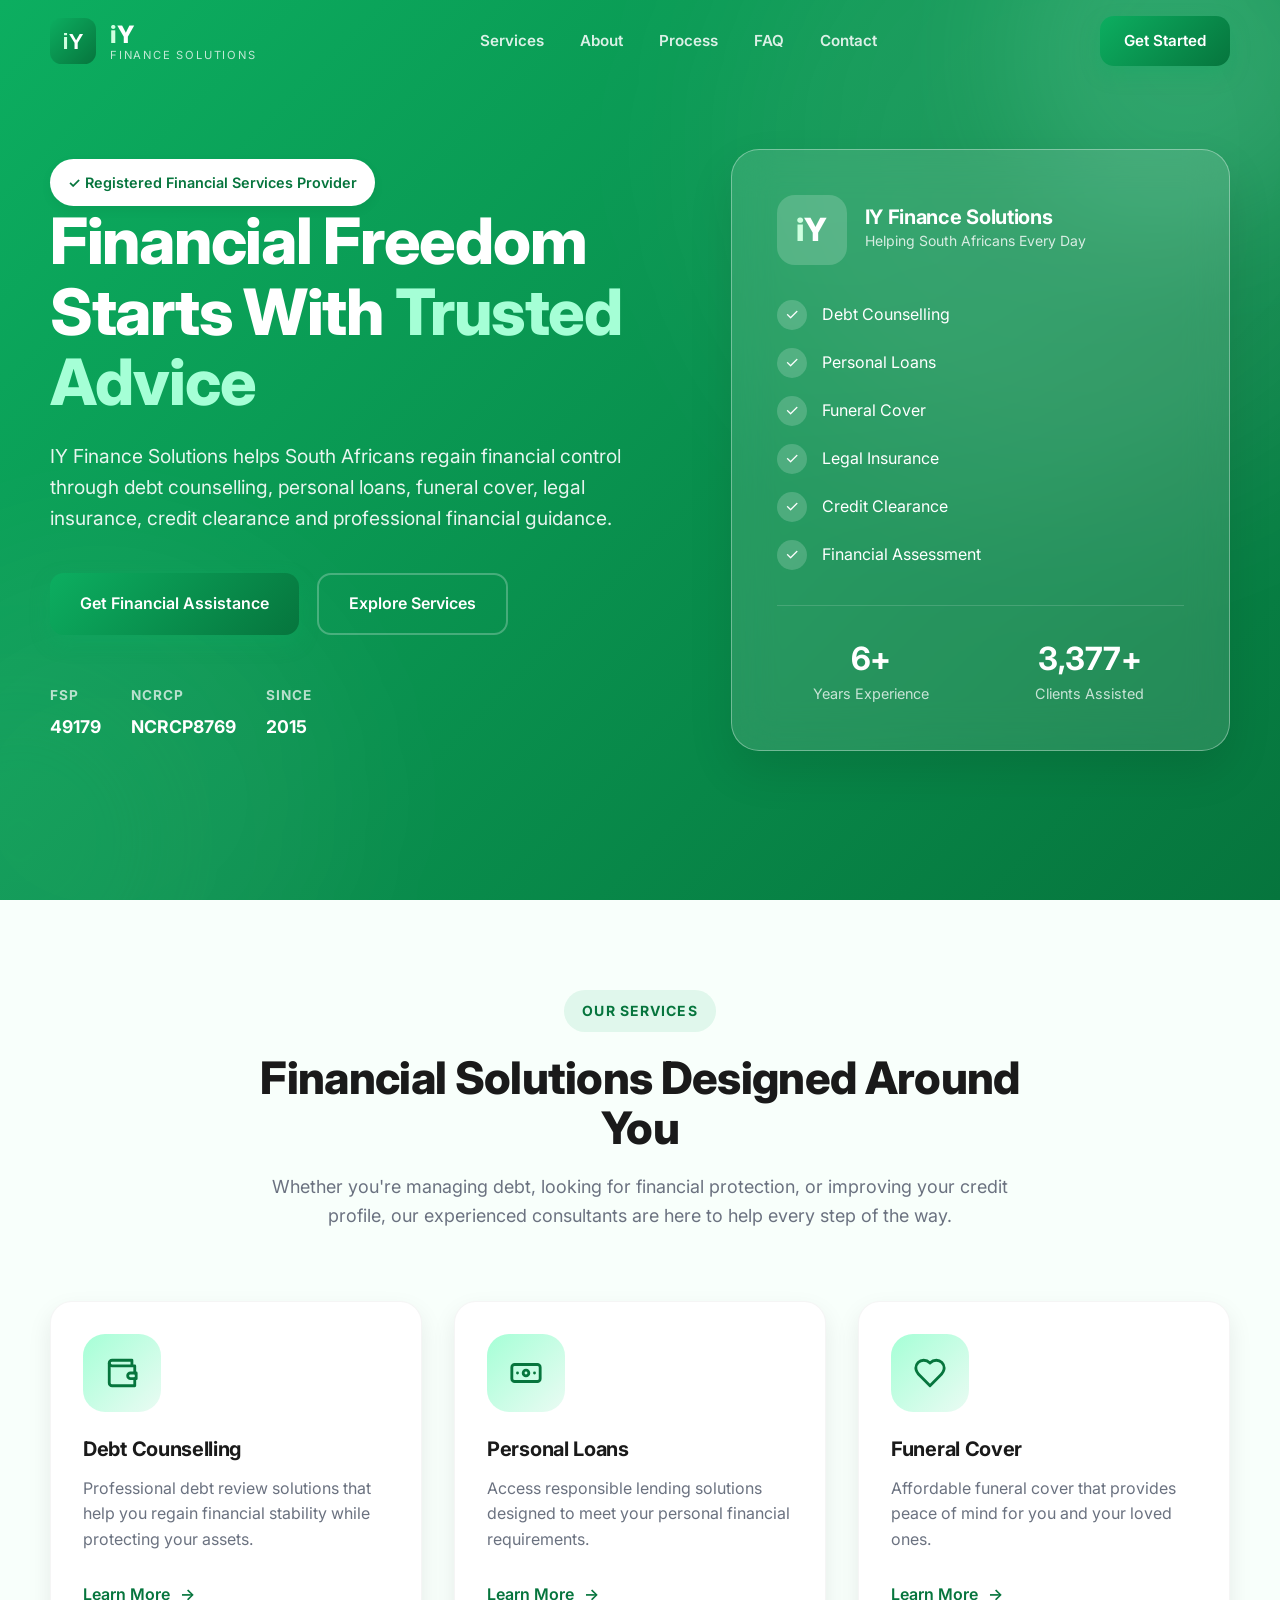
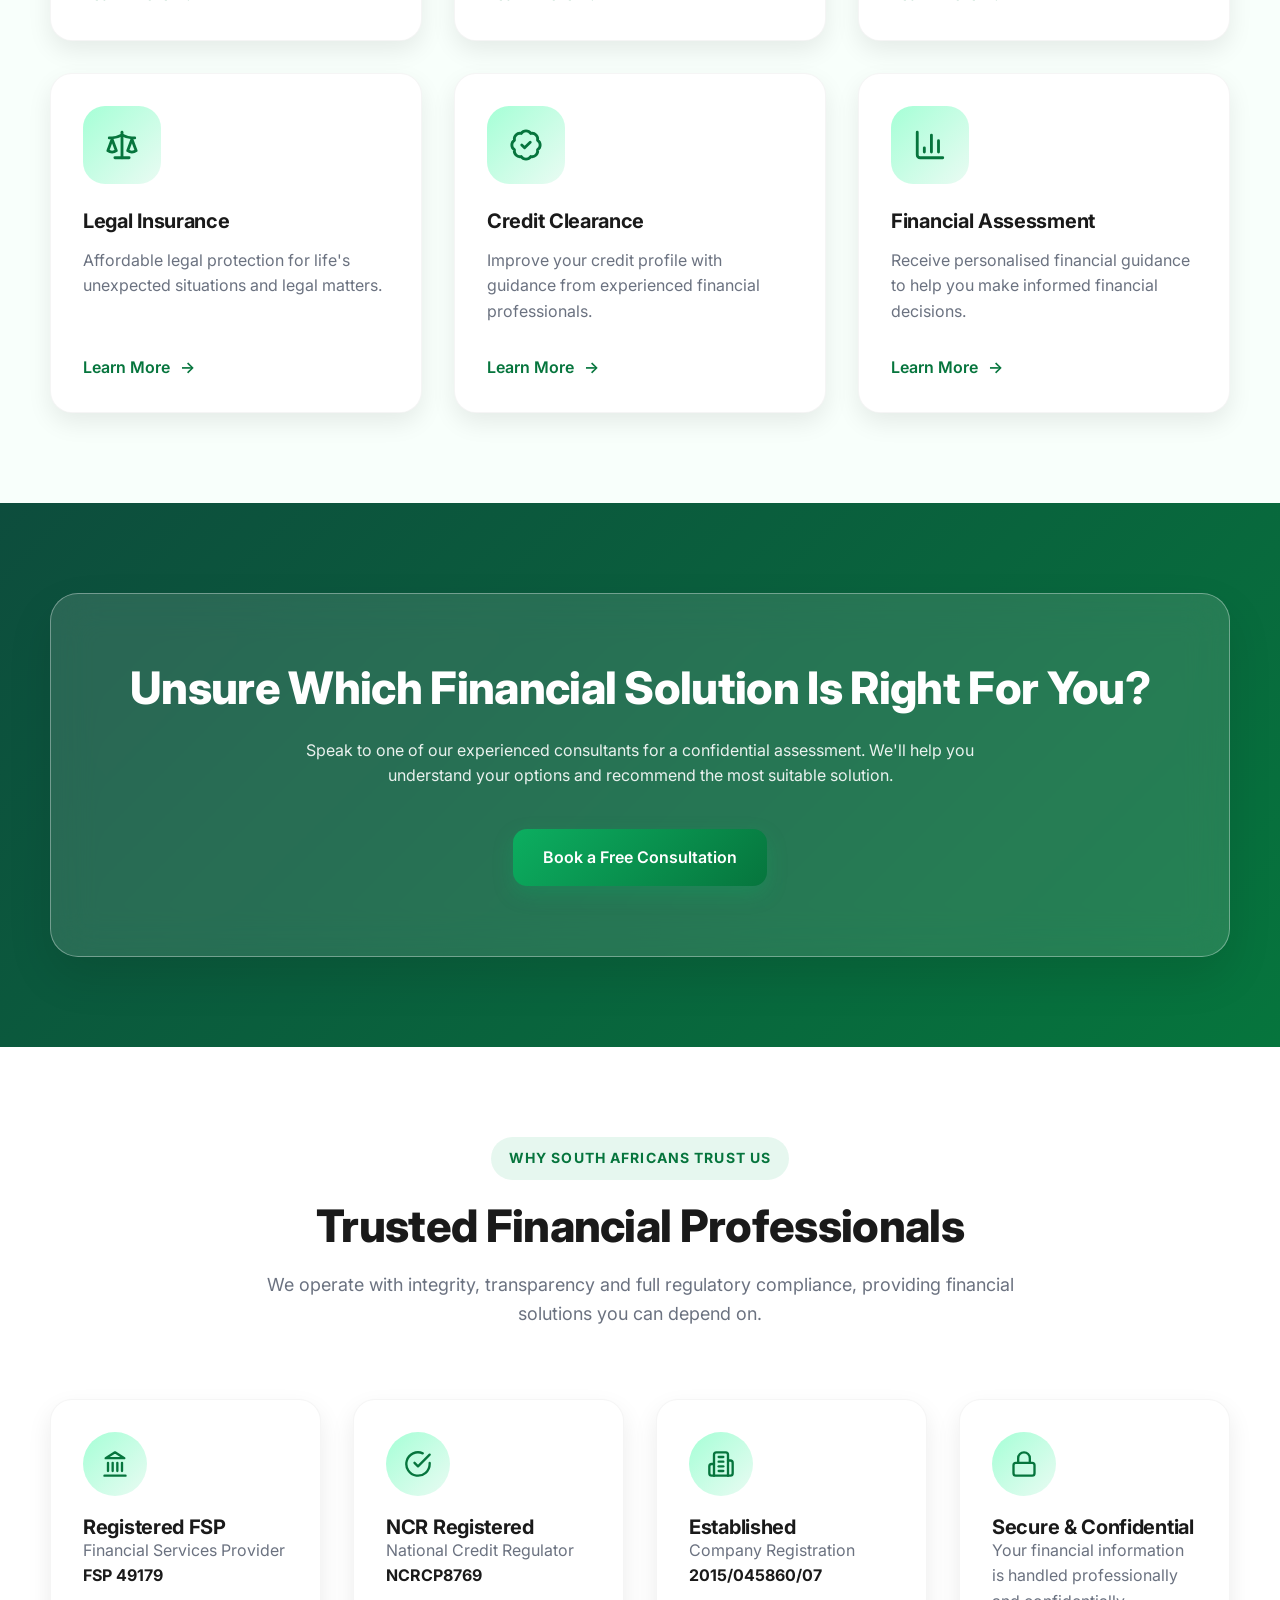
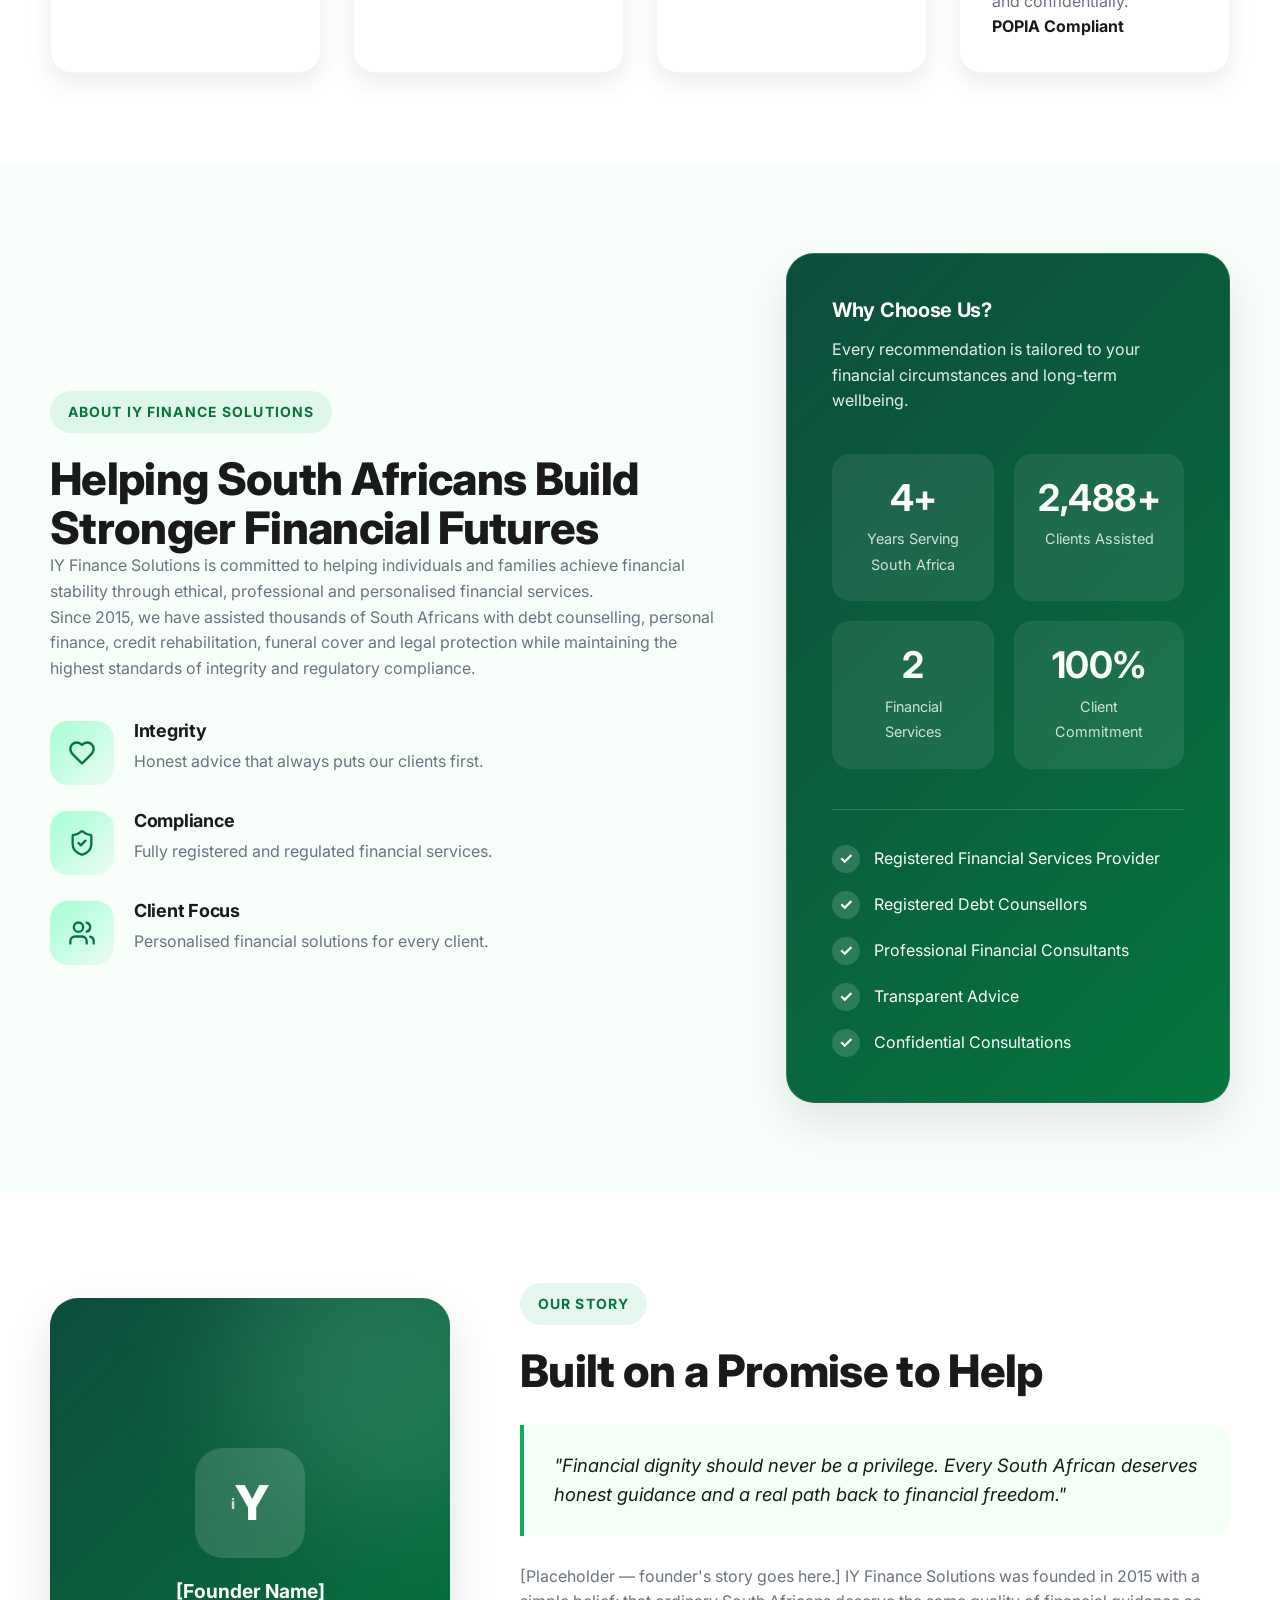
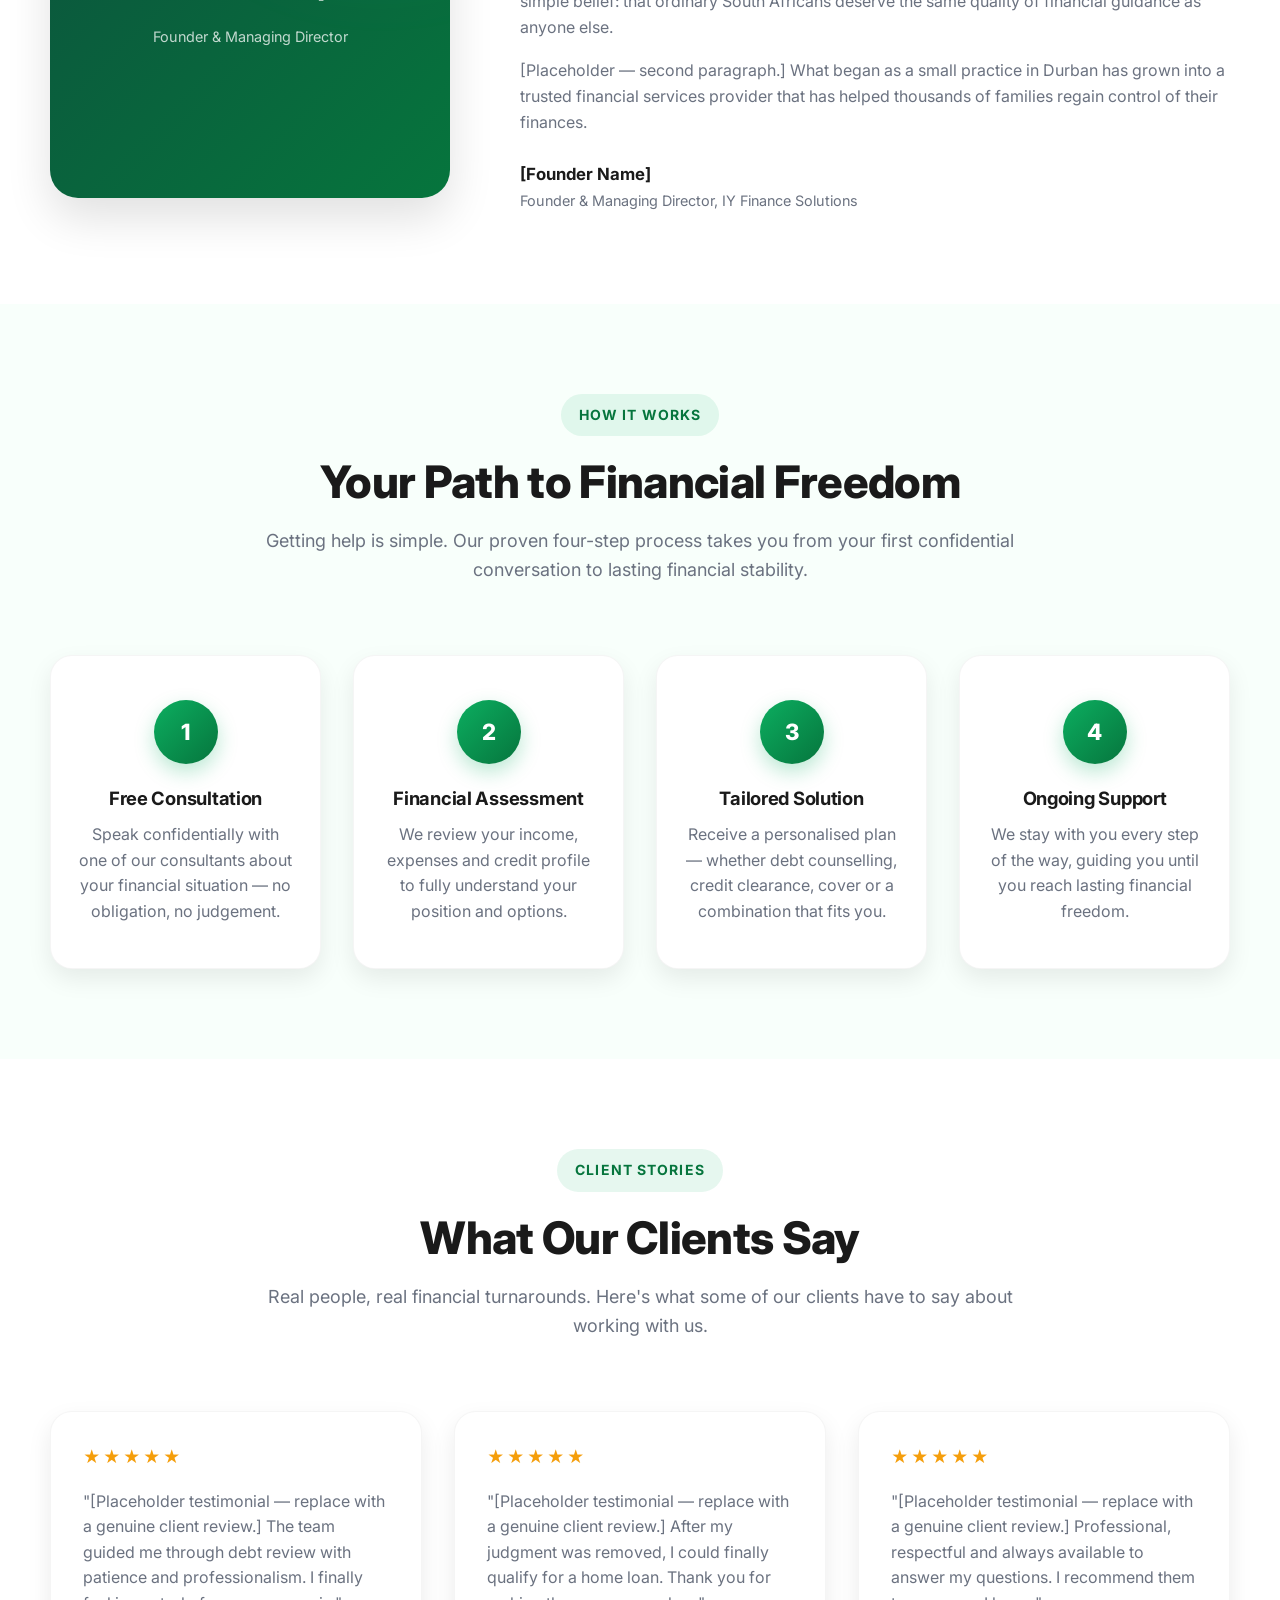
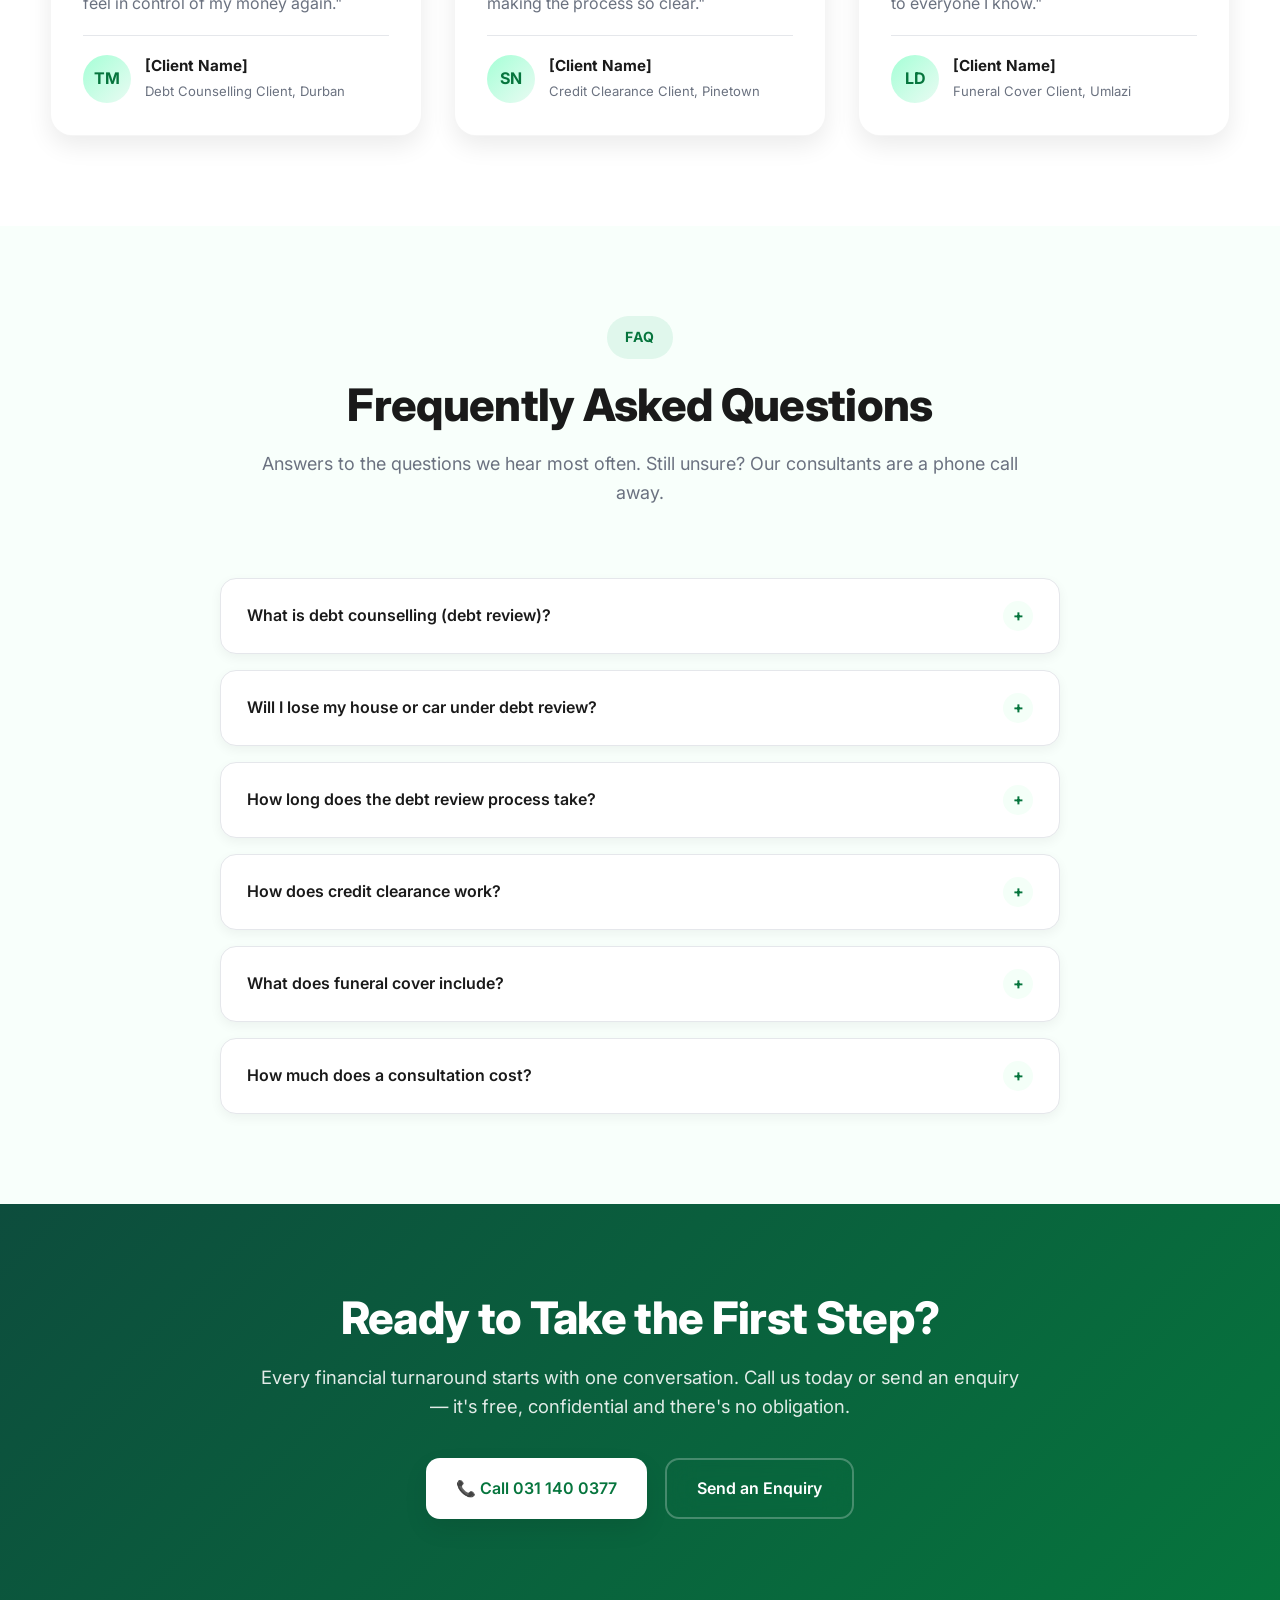
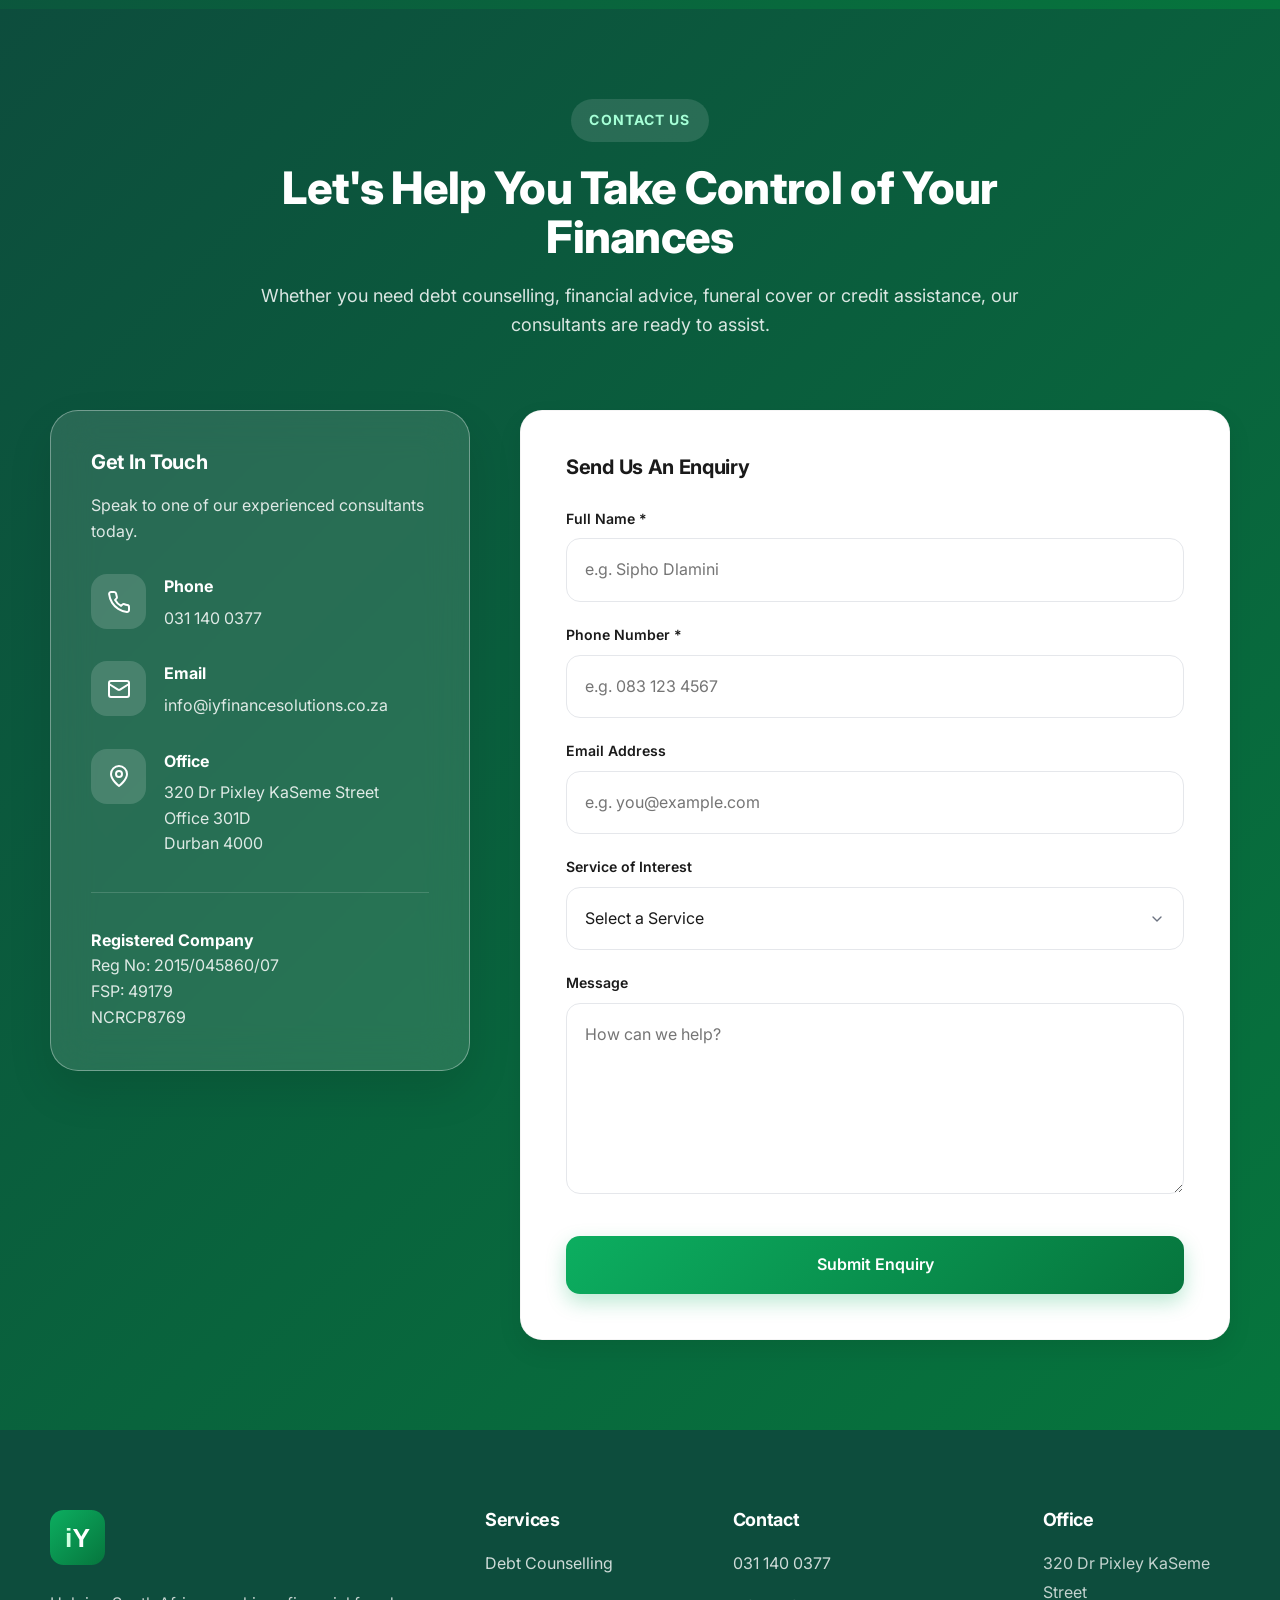
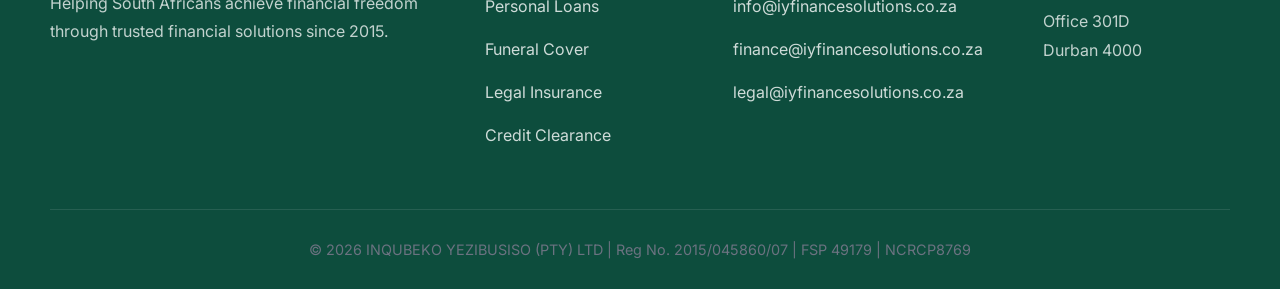
<file: index.html>
<!DOCTYPE html>
<html lang="en-ZA">

<head>

    <!-- ===========================
         Basic Meta
    ============================ -->

    <meta charset="UTF-8">
    <meta name="viewport" content="width=device-width, initial-scale=1.0">

    <title>IY Finance Solutions | Trusted Financial Services South Africa</title>

    <meta name="description"
        content="IY Finance Solutions provides trusted debt counselling, personal loans, funeral cover, legal insurance and financial solutions across South Africa.">
    <meta name="keywords"
        content="Debt Counselling, Personal Loans, Funeral Cover, Legal Insurance, Financial Services, Durban, South Africa">
    <meta name="author" content="IY Finance Solutions">
    <meta name="theme-color" content="#0CAE60">

    <link rel="canonical" href="https://www.iyfinancesolutions.co.za/">
    <link rel="icon" type="image/svg+xml" href="assets/images/favicon.svg">

    <!-- Open Graph -->

    <meta property="og:title" content="IY Finance Solutions">
    <meta property="og:description" content="Helping South Africans achieve financial freedom.">
    <meta property="og:type" content="website">
    <meta property="og:locale" content="en_ZA">
    <meta property="og:image" content="https://www.iyfinancesolutions.co.za/assets/images/og-image.jpg">
    <meta property="og:url" content="https://www.iyfinancesolutions.co.za">

    <!-- Twitter -->

    <meta name="twitter:card" content="summary_large_image">
    <meta name="twitter:title" content="IY Finance Solutions">
    <meta name="twitter:description" content="Helping South Africans achieve financial freedom.">
    <meta name="twitter:image" content="https://www.iyfinancesolutions.co.za/assets/images/og-image.jpg">

    <!-- Structured Data -->

    <script type="application/ld+json">
    {
        "@context": "https://schema.org",
        "@type": "FinancialService",
        "name": "IY Finance Solutions",
        "legalName": "INQUBEKO YEZIBUSISO (PTY) LTD",
        "url": "https://www.iyfinancesolutions.co.za",
        "logo": "https://www.iyfinancesolutions.co.za/assets/images/logo.svg",
        "image": "https://www.iyfinancesolutions.co.za/assets/images/og-image.jpg",
        "telephone": "+27311400377",
        "email": "info@iyfinancesolutions.co.za",
        "foundingDate": "2015",
        "address": {
            "@type": "PostalAddress",
            "streetAddress": "320 Dr Pixley KaSeme Street, Office 301D",
            "addressLocality": "Durban",
            "postalCode": "4000",
            "addressCountry": "ZA"
        },
        "areaServed": "ZA",
        "description": "Trusted debt counselling, personal loans, funeral cover, legal insurance and financial solutions across South Africa."
    }
    </script>

    <!-- Fonts -->

    <link rel="preconnect" href="https://fonts.googleapis.com">
    <link rel="preconnect" href="https://fonts.gstatic.com" crossorigin>
    <link href="https://fonts.googleapis.com/css2?family=Inter:wght@400;500;600;700;800&display=swap" rel="stylesheet">

    <!-- CSS -->

    <link rel="stylesheet" href="assets/css/variables.css">
    <link rel="stylesheet" href="assets/css/reset.css">
    <link rel="stylesheet" href="assets/css/typography.css">
    <link rel="stylesheet" href="assets/css/layout.css">
    <link rel="stylesheet" href="assets/css/header.css">
    <link rel="stylesheet" href="assets/css/components.css">
    <link rel="stylesheet" href="assets/css/hero.css">
    <link rel="stylesheet" href="assets/css/sections.css">
    <link rel="stylesheet" href="assets/css/animations.css">
    <link rel="stylesheet" href="assets/css/responsive.css">

</head>

<body>

    <a class="skip-link" href="#main">Skip to content</a>

    <!-- ===========================
         Loading Screen
    ============================ -->

    <!-- <div id="loader" aria-hidden="true">
        <div class="loader-logo">
            <span class="logo-i">i</span><span class="logo-y">Y</span>
        </div>
    </div> -->

    <div id="loader" aria-hidden="true">
    <div class="loader-logo">
        <img src="assets/images/logoimg.png" alt="iY Finance Logo">
    </div>
</div>

    <!-- ===========================
         Scroll Progress
    ============================ -->

    <div id="progress-bar" aria-hidden="true"></div>

    <!-- ===========================
         Header
    ============================ -->

    <header id="header">
        <div  class="contactdetails">
            
            
    
        </div>

        <div class="container">

            <nav class="navbar" aria-label="Main navigation">

                <!-- Logo -->

                <a href="#hero" class="logo" aria-label="IY Finance Solutions — Home">

                    <img src="assets/images/logo.svg" alt="IY Finance Solutions logo" width="46" height="46">

                    <span class="logo-text">
                        <span class="iy"><span class="mint">i</span>Y</span>
                        <small>finance solutions</small>
                    </span>

                </a>

                <!-- Desktop Menu -->

                <ul class="nav-links">
                    <li><a href="#services">Services</a></li>
                    <li><a href="#about">About</a></li>
                    <li><a href="#process">Process</a></li>
                    <li><a href="#faq">FAQ</a></li>
                    <li><a href="#contact">Contact</a></li>
                </ul>

                <!-- CTA -->

                <a href="#contact" class="btn btn-primary">Get Started</a>

                <!-- Mobile Menu Toggle -->

                <button id="menu-toggle" type="button" aria-label="Open menu" aria-expanded="false">
                    <span></span>
                    <span></span>
                    <span></span>
                </button>

            </nav>

        </div>

    </header>

    <!-- ===========================
         Main
    ============================ -->

    <main id="main">

        <!-- =====================================================
             HERO
        ====================================================== -->

        <section id="hero">

            <!-- Animated Background -->
            <div class="hero-orb one" aria-hidden="true"></div>
            <div class="hero-orb two" aria-hidden="true"></div>

            <div class="container">

                <div class="hero-grid">

                    <!-- Left Content -->

                    <div class="hero-content reveal fade-left">

                        <span class="badge">✓ Registered Financial Services Provider</span>

                        <h1>
                            Financial Freedom
                            <br>
                            Starts With
                            <span class="text-green">Trusted Advice</span>
                        </h1>

                        <p class="lead">
                            IY Finance Solutions helps South Africans regain
                            financial control through debt counselling,
                            personal loans, funeral cover, legal insurance,
                            credit clearance and professional financial guidance.
                        </p>

                        <div class="hero-buttons">
                            <a href="#contact" class="btn btn-primary">Get Financial Assistance</a>
                            <a href="#services" class="btn btn-outline">Explore Services</a>
                        </div>

                        <!-- Trust Numbers -->

                        <div class="hero-trust">

                            <div class="trust-item">
                                <strong>FSP</strong>
                                <span>49179</span>
                            </div>

                            <div class="trust-item">
                                <strong>NCRCP</strong>
                                <span>NCRCP8769</span>
                            </div>

                            <div class="trust-item">
                                <strong>Since</strong>
                                <span>2015</span>
                            </div>

                        </div>

                    </div>

                    <!-- Right Glass Card -->

                    <div class="hero-card glass tilt reveal fade-right">

                        <div class="hero-card-header">

                            <div class="logo-mini"><span class="mint">i</span>Y</div>

                            <div>
                                <h3>IY Finance Solutions</h3>
                                <small>Helping South Africans Every Day</small>
                            </div>

                        </div>

                        <ul>
                            <li>Debt Counselling</li>
                            <li>Personal Loans</li>
                            <li>Funeral Cover</li>
                            <li>Legal Insurance</li>
                            <li>Credit Clearance</li>
                            <li>Financial Assessment</li>
                        </ul>

                        <hr>

                        <div class="hero-stats">

                            <div>
                                <h4 data-counter="10" data-suffix="+">10+</h4>
                                <p>Years Experience</p>
                            </div>

                            <div>
                                <h4 data-counter="5000" data-suffix="+">5 000+</h4>
                                <p>Clients Assisted</p>
                            </div>

                        </div>

                    </div>

                </div>

            </div>

        </section>

        <!-- =====================================================
             SERVICES
        ====================================================== -->

        <section id="services" class="section-soft">

            <div class="container">

                <div class="section-heading text-center reveal">

                    <span class="section-tag">Our Services</span>

                    <h2>Financial Solutions Designed Around You</h2>

                    <p class="section-subtitle">
                        Whether you're managing debt, looking for financial protection,
                        or improving your credit profile, our experienced consultants
                        are here to help every step of the way.
                    </p>

                </div>

                <div class="services-grid">

                    <!-- Debt Counselling -->

                    <article class="card service-card reveal hover-lift">

                        <div class="service-icon">
                            <svg viewBox="0 0 24 24" fill="none" stroke="currentColor" stroke-width="2" stroke-linecap="round" stroke-linejoin="round" aria-hidden="true">
                                <path d="M21 12V7H5a2 2 0 0 1 0-4h14v4"/>
                                <path d="M3 5v14a2 2 0 0 0 2 2h16v-5"/>
                                <path d="M18 12a2 2 0 0 0 0 4h4v-4Z"/>
                            </svg>
                        </div>

                        <h3>Debt Counselling</h3>

                        <p>
                            Professional debt review solutions that help
                            you regain financial stability while protecting
                            your assets.
                        </p>

                        <a href="#contact" class="service-link">Learn More <span>→</span></a>

                    </article>

                    <!-- Personal Loans -->

                    <article class="card service-card reveal hover-lift">

                        <div class="service-icon">
                            <svg viewBox="0 0 24 24" fill="none" stroke="currentColor" stroke-width="2" stroke-linecap="round" stroke-linejoin="round" aria-hidden="true">
                                <rect width="20" height="12" x="2" y="6" rx="2"/>
                                <circle cx="12" cy="12" r="2"/>
                                <path d="M6 12h.01M18 12h.01"/>
                            </svg>
                        </div>

                        <h3>Personal Loans</h3>

                        <p>
                            Access responsible lending solutions designed
                            to meet your personal financial requirements.
                        </p>

                        <a href="#contact" class="service-link">Learn More <span>→</span></a>

                    </article>

                    <!-- Funeral Cover -->

                    <article class="card service-card reveal hover-lift">

                        <div class="service-icon">
                            <svg viewBox="0 0 24 24" fill="none" stroke="currentColor" stroke-width="2" stroke-linecap="round" stroke-linejoin="round" aria-hidden="true">
                                <path d="M19 14c1.49-1.46 3-3.21 3-5.5A5.5 5.5 0 0 0 16.5 3c-1.76 0-3 .5-4.5 2-1.5-1.5-2.74-2-4.5-2A5.5 5.5 0 0 0 2 8.5c0 2.29 1.51 4.04 3 5.5l7 7Z"/>
                            </svg>
                        </div>

                        <h3>Funeral Cover</h3>

                        <p>
                            Affordable funeral cover that provides peace
                            of mind for you and your loved ones.
                        </p>

                        <a href="#contact" class="service-link">Learn More <span>→</span></a>

                    </article>

                    <!-- Legal Insurance -->

                    <article class="card service-card reveal hover-lift">

                        <div class="service-icon">
                            <svg viewBox="0 0 24 24" fill="none" stroke="currentColor" stroke-width="2" stroke-linecap="round" stroke-linejoin="round" aria-hidden="true">
                                <path d="m16 16 3-8 3 8c-.87.65-1.92 1-3 1s-2.13-.35-3-1Z"/>
                                <path d="m2 16 3-8 3 8c-.87.65-1.92 1-3 1s-2.13-.35-3-1Z"/>
                                <path d="M7 21h10"/>
                                <path d="M12 3v18"/>
                                <path d="M3 7h2c2 0 5-1 7-2 2 1 5 2 7 2h2"/>
                            </svg>
                        </div>

                        <h3>Legal Insurance</h3>

                        <p>
                            Affordable legal protection for life's
                            unexpected situations and legal matters.
                        </p>

                        <a href="#contact" class="service-link">Learn More <span>→</span></a>

                    </article>

                    <!-- Credit Clearance -->

                    <article class="card service-card reveal hover-lift">

                        <div class="service-icon">
                            <svg viewBox="0 0 24 24" fill="none" stroke="currentColor" stroke-width="2" stroke-linecap="round" stroke-linejoin="round" aria-hidden="true">
                                <path d="M3.85 8.62a4 4 0 0 1 4.78-4.77 4 4 0 0 1 6.74 0 4 4 0 0 1 4.78 4.78 4 4 0 0 1 0 6.74 4 4 0 0 1-4.77 4.78 4 4 0 0 1-6.75 0 4 4 0 0 1-4.78-4.77 4 4 0 0 1 0-6.76Z"/>
                                <path d="m9 12 2 2 4-4"/>
                            </svg>
                        </div>

                        <h3>Credit Clearance</h3>

                        <p>
                            Improve your credit profile with guidance
                            from experienced financial professionals.
                        </p>

                        <a href="#contact" class="service-link">Learn More <span>→</span></a>

                    </article>

                    <!-- Financial Assessment -->

                    <article class="card service-card reveal hover-lift">

                        <div class="service-icon">
                            <svg viewBox="0 0 24 24" fill="none" stroke="currentColor" stroke-width="2" stroke-linecap="round" stroke-linejoin="round" aria-hidden="true">
                                <path d="M3 3v16a2 2 0 0 0 2 2h16"/>
                                <path d="M18 17V9"/>
                                <path d="M13 17V5"/>
                                <path d="M8 17v-3"/>
                            </svg>
                        </div>

                        <h3>Financial Assessment</h3>

                        <p>
                            Receive personalised financial guidance to
                            help you make informed financial decisions.
                        </p>

                        <a href="#contact" class="service-link">Learn More <span>→</span></a>

                    </article>

                </div>

            </div>

        </section>

        <!-- Services CTA -->

        <section class="section-gradient">

            <div class="container">

                <div class="services-cta glass reveal">

                    <h2>Unsure Which Financial Solution Is Right For You?</h2>

                    <p>
                        Speak to one of our experienced consultants for a confidential assessment.
                        We'll help you understand your options and recommend the most suitable solution.
                    </p>

                    <a href="#contact" class="btn btn-primary">Book a Free Consultation</a>

                </div>

            </div>

        </section>

        <!-- =====================================================
             TRUST
        ====================================================== -->

        <section id="trust" class="section-light">

            <div class="container">

                <div class="section-heading text-center reveal">

                    <span class="section-tag">Why South Africans Trust Us</span>

                    <h2>Trusted Financial Professionals</h2>

                    <p class="section-subtitle">
                        We operate with integrity, transparency and full regulatory
                        compliance, providing financial solutions you can depend on.
                    </p>

                </div>

                <div class="grid grid-4 trust-grid">

                    <article class="card trust-card reveal hover-lift">

                        <div class="icon-circle">
                            <svg viewBox="0 0 24 24" fill="none" stroke="currentColor" stroke-width="2" stroke-linecap="round" stroke-linejoin="round" aria-hidden="true">
                                <line x1="3" x2="21" y1="22" y2="22"/>
                                <line x1="6" x2="6" y1="18" y2="11"/>
                                <line x1="10" x2="10" y1="18" y2="11"/>
                                <line x1="14" x2="14" y1="18" y2="11"/>
                                <line x1="18" x2="18" y1="18" y2="11"/>
                                <polygon points="12 2 20 7 4 7"/>
                            </svg>
                        </div>

                        <h3>Registered FSP</h3>
                        <p>Financial Services Provider</p>
                        <strong>FSP 49179</strong>

                    </article>

                    <article class="card trust-card reveal hover-lift">

                        <div class="icon-circle">
                            <svg viewBox="0 0 24 24" fill="none" stroke="currentColor" stroke-width="2" stroke-linecap="round" stroke-linejoin="round" aria-hidden="true">
                                <path d="M22 11.08V12a10 10 0 1 1-5.93-9.14"/>
                                <path d="m9 11 3 3L22 4"/>
                            </svg>
                        </div>

                        <h3>NCR Registered</h3>
                        <p>National Credit Regulator</p>
                        <strong>NCRCP8769</strong>

                    </article>

                    <article class="card trust-card reveal hover-lift">

                        <div class="icon-circle">
                            <svg viewBox="0 0 24 24" fill="none" stroke="currentColor" stroke-width="2" stroke-linecap="round" stroke-linejoin="round" aria-hidden="true">
                                <path d="M6 22V4a2 2 0 0 1 2-2h8a2 2 0 0 1 2 2v18Z"/>
                                <path d="M6 12H4a2 2 0 0 0-2 2v6a2 2 0 0 0 2 2h2"/>
                                <path d="M18 9h2a2 2 0 0 1 2 2v9a2 2 0 0 1-2 2h-2"/>
                                <path d="M10 6h4"/>
                                <path d="M10 10h4"/>
                                <path d="M10 14h4"/>
                                <path d="M10 18h4"/>
                            </svg>
                        </div>

                        <h3>Established</h3>
                        <p>Company Registration</p>
                        <strong>2015/045860/07</strong>

                    </article>

                    <article class="card trust-card reveal hover-lift">

                        <div class="icon-circle">
                            <svg viewBox="0 0 24 24" fill="none" stroke="currentColor" stroke-width="2" stroke-linecap="round" stroke-linejoin="round" aria-hidden="true">
                                <rect width="18" height="11" x="3" y="11" rx="2" ry="2"/>
                                <path d="M7 11V7a5 5 0 0 1 10 0v4"/>
                            </svg>
                        </div>

                        <h3>Secure &amp; Confidential</h3>
                        <p>
                            Your financial information is handled
                            professionally and confidentially.
                        </p>
                        <strong>POPIA Compliant</strong>

                    </article>

                </div>

            </div>

        </section>

        <!-- =====================================================
             ABOUT
        ====================================================== -->

        <section id="about" class="section-soft">

            <div class="container">

                <div class="about-grid">

                    <!-- Left -->

                    <div class="about-content reveal fade-left">

                        <span class="section-tag">About IY Finance Solutions</span>

                        <h2>Helping South Africans Build Stronger Financial Futures</h2>

                        <p>
                            IY Finance Solutions is committed to helping individuals
                            and families achieve financial stability through ethical,
                            professional and personalised financial services.
                        </p>

                        <p>
                            Since 2015, we have assisted thousands of South Africans
                            with debt counselling, personal finance, credit
                            rehabilitation, funeral cover and legal protection while
                            maintaining the highest standards of integrity and
                            regulatory compliance.
                        </p>

                        <div class="about-values">

                            <div class="value-item">

                                <div class="value-icon">
                                    <svg viewBox="0 0 24 24" fill="none" stroke="currentColor" stroke-width="2" stroke-linecap="round" stroke-linejoin="round" aria-hidden="true">
                                        <path d="M19 14c1.49-1.46 3-3.21 3-5.5A5.5 5.5 0 0 0 16.5 3c-1.76 0-3 .5-4.5 2-1.5-1.5-2.74-2-4.5-2A5.5 5.5 0 0 0 2 8.5c0 2.29 1.51 4.04 3 5.5l7 7Z"/>
                                    </svg>
                                </div>

                                <div>
                                    <h4>Integrity</h4>
                                    <p>Honest advice that always puts our clients first.</p>
                                </div>

                            </div>

                            <div class="value-item">

                                <div class="value-icon">
                                    <svg viewBox="0 0 24 24" fill="none" stroke="currentColor" stroke-width="2" stroke-linecap="round" stroke-linejoin="round" aria-hidden="true">
                                        <path d="M20 13c0 5-3.5 7.5-7.66 8.95a1 1 0 0 1-.67-.01C7.5 20.5 4 18 4 13V6a1 1 0 0 1 1-1c2 0 4.5-1.2 6.24-2.72a1.17 1.17 0 0 1 1.52 0C14.51 3.81 17 5 19 5a1 1 0 0 1 1 1z"/>
                                        <path d="m9 12 2 2 4-4"/>
                                    </svg>
                                </div>

                                <div>
                                    <h4>Compliance</h4>
                                    <p>Fully registered and regulated financial services.</p>
                                </div>

                            </div>

                            <div class="value-item">

                                <div class="value-icon">
                                    <svg viewBox="0 0 24 24" fill="none" stroke="currentColor" stroke-width="2" stroke-linecap="round" stroke-linejoin="round" aria-hidden="true">
                                        <path d="M16 21v-2a4 4 0 0 0-4-4H6a4 4 0 0 0-4 4v2"/>
                                        <circle cx="9" cy="7" r="4"/>
                                        <path d="M22 21v-2a4 4 0 0 0-3-3.87"/>
                                        <path d="M16 3.13a4 4 0 0 1 0 7.75"/>
                                    </svg>
                                </div>

                                <div>
                                    <h4>Client Focus</h4>
                                    <p>Personalised financial solutions for every client.</p>
                                </div>

                            </div>

                        </div>

                    </div>

                    <!-- Right -->

                    <div class="about-panel glass reveal fade-right">

                        <h3>Why Choose Us?</h3>

                        <p>
                            Every recommendation is tailored to your financial
                            circumstances and long-term wellbeing.
                        </p>

                        <div class="stats-grid">

                            <div class="stat-box">
                                <h3 data-counter="10" data-suffix="+">10+</h3>
                                <span>Years Serving South Africa</span>
                            </div>

                            <div class="stat-box">
                                <h3 data-counter="5000" data-suffix="+">5 000+</h3>
                                <span>Clients Assisted</span>
                            </div>

                            <div class="stat-box">
                                <h3 data-counter="6">6</h3>
                                <span>Financial Services</span>
                            </div>

                            <div class="stat-box">
                                <h3>100%</h3>
                                <span>Client Commitment</span>
                            </div>

                        </div>

                        <hr>

                        <ul class="about-checklist">
                            <li>Registered Financial Services Provider</li>
                            <li>Registered Debt Counsellors</li>
                            <li>Professional Financial Consultants</li>
                            <li>Transparent Advice</li>
                            <li>Confidential Consultations</li>
                        </ul>

                    </div>

                </div>

            </div>

        </section>

        <!-- =====================================================
             FOUNDER
             TODO: Replace the placeholder story, quote and name
             below with the founder's real story. To use a photo,
             add <img src="assets/images/founder.jpg" alt="..."> as
             the first child of .founder-photo — it will fill the
             frame automatically.
        ====================================================== -->

        <section id="founder" class="section-light">

            <div class="container">

                <div class="founder-grid">

                    <!-- Photo / Monogram Placeholder -->

                    <div class="founder-photo reveal fade-left">

                        <div class="founder-monogram"><span class="mint">i</span>Y</div>

                        <strong>[Founder Name]</strong>
                        <span>Founder &amp; Managing Director</span>

                    </div>

                    <!-- Story -->

                    <div class="founder-story reveal fade-right">

                        <span class="section-tag">Our Story</span>

                        <h2>Built on a Promise to Help</h2>

                        <blockquote class="founder-quote">
                            "Financial dignity should never be a privilege.
                            Every South African deserves honest guidance and
                            a real path back to financial freedom."
                        </blockquote>

                        <p>
                            [Placeholder — founder's story goes here.] IY Finance
                            Solutions was founded in 2015 with a simple belief:
                            that ordinary South Africans deserve the same quality
                            of financial guidance as anyone else.
                        </p>

                        <p>
                            [Placeholder — second paragraph.] What began as a small
                            practice in Durban has grown into a trusted financial
                            services provider that has helped thousands of families
                            regain control of their finances.
                        </p>

                        <div class="founder-signature">
                            <strong>[Founder Name]</strong>
                            <span>Founder &amp; Managing Director, IY Finance Solutions</span>
                        </div>

                    </div>

                </div>

            </div>

        </section>

        <!-- =====================================================
             PROCESS
        ====================================================== -->

        <section id="process" class="section-soft">

            <div class="container">

                <div class="section-heading text-center reveal">

                    <span class="section-tag">How It Works</span>

                    <h2>Your Path to Financial Freedom</h2>

                    <p class="section-subtitle">
                        Getting help is simple. Our proven four-step process takes
                        you from your first confidential conversation to lasting
                        financial stability.
                    </p>

                </div>

                <div class="process-grid">

                    <article class="card process-card reveal hover-lift">
                        <div class="process-number">1</div>
                        <h3>Free Consultation</h3>
                        <p>
                            Speak confidentially with one of our consultants
                            about your financial situation — no obligation,
                            no judgement.
                        </p>
                    </article>

                    <article class="card process-card reveal hover-lift">
                        <div class="process-number">2</div>
                        <h3>Financial Assessment</h3>
                        <p>
                            We review your income, expenses and credit profile
                            to fully understand your position and options.
                        </p>
                    </article>

                    <article class="card process-card reveal hover-lift">
                        <div class="process-number">3</div>
                        <h3>Tailored Solution</h3>
                        <p>
                            Receive a personalised plan — whether debt counselling,
                            credit clearance, cover or a combination that fits you.
                        </p>
                    </article>

                    <article class="card process-card reveal hover-lift">
                        <div class="process-number">4</div>
                        <h3>Ongoing Support</h3>
                        <p>
                            We stay with you every step of the way, guiding you
                            until you reach lasting financial freedom.
                        </p>
                    </article>

                </div>

            </div>

        </section>

        <!-- =====================================================
             TESTIMONIALS
             NOTE: These are placeholder examples. Replace them with
             genuine client feedback before going live — fabricated
             testimonials breach FAIS advertising rules for an FSP.
        ====================================================== -->

        <section id="testimonials" class="section-light">

            <div class="container">

                <div class="section-heading text-center reveal">

                    <span class="section-tag">Client Stories</span>

                    <h2>What Our Clients Say</h2>

                    <p class="section-subtitle">
                        Real people, real financial turnarounds. Here's what some
                        of our clients have to say about working with us.
                    </p>

                </div>

                <div class="testimonials-grid">

                    <article class="card testimonial-card reveal hover-lift">

                        <div class="stars" aria-label="5 out of 5 stars">★★★★★</div>

                        <blockquote>
                            "[Placeholder testimonial — replace with a genuine
                            client review.] The team guided me through debt review
                            with patience and professionalism. I finally feel in
                            control of my money again."
                        </blockquote>

                        <div class="testimonial-author">
                            <div class="testimonial-avatar">TM</div>
                            <div>
                                <strong>[Client Name]</strong>
                                <span>Debt Counselling Client, Durban</span>
                            </div>
                        </div>

                    </article>

                    <article class="card testimonial-card reveal hover-lift">

                        <div class="stars" aria-label="5 out of 5 stars">★★★★★</div>

                        <blockquote>
                            "[Placeholder testimonial — replace with a genuine
                            client review.] After my judgment was removed, I could
                            finally qualify for a home loan. Thank you for making
                            the process so clear."
                        </blockquote>

                        <div class="testimonial-author">
                            <div class="testimonial-avatar">SN</div>
                            <div>
                                <strong>[Client Name]</strong>
                                <span>Credit Clearance Client, Pinetown</span>
                            </div>
                        </div>

                    </article>

                    <article class="card testimonial-card reveal hover-lift">

                        <div class="stars" aria-label="5 out of 5 stars">★★★★★</div>

                        <blockquote>
                            "[Placeholder testimonial — replace with a genuine
                            client review.] Professional, respectful and always
                            available to answer my questions. I recommend them to
                            everyone I know."
                        </blockquote>

                        <div class="testimonial-author">
                            <div class="testimonial-avatar">LD</div>
                            <div>
                                <strong>[Client Name]</strong>
                                <span>Funeral Cover Client, Umlazi</span>
                            </div>
                        </div>

                    </article>

                </div>

            </div>

        </section>

        <!-- =====================================================
             FAQ
        ====================================================== -->

        <section id="faq" class="section-soft">

            <div class="container">

                <div class="section-heading text-center reveal">

                    <span class="section-tag">FAQ</span>

                    <h2>Frequently Asked Questions</h2>

                    <p class="section-subtitle">
                        Answers to the questions we hear most often. Still unsure?
                        Our consultants are a phone call away.
                    </p>

                </div>

                <div class="faq-list reveal">

                    <details class="faq-item">
                        <summary>
                            What is debt counselling (debt review)?
                            <span class="faq-icon" aria-hidden="true">+</span>
                        </summary>
                        <p class="faq-answer">
                            Debt counselling is a formal process under the National
                            Credit Act that helps over-indebted South Africans
                            restructure their debt repayments into one affordable
                            monthly instalment, while protecting you from legal
                            action by credit providers.
                        </p>
                    </details>

                    <details class="faq-item">
                        <summary>
                            Will I lose my house or car under debt review?
                            <span class="faq-icon" aria-hidden="true">+</span>
                        </summary>
                        <p class="faq-answer">
                            No — debt review is specifically designed to protect
                            your assets. As long as you keep to your restructured
                            repayment plan, your home and vehicle remain protected
                            while you repay your debt at a rate you can afford.
                        </p>
                    </details>

                    <details class="faq-item">
                        <summary>
                            How long does the debt review process take?
                            <span class="faq-icon" aria-hidden="true">+</span>
                        </summary>
                        <p class="faq-answer">
                            The initial restructuring is typically finalised within
                            about 60 business days. How long you remain under debt
                            review depends on your debt and repayment plan — your
                            consultant will give you a realistic timeline based on
                            your specific circumstances.
                        </p>
                    </details>

                    <details class="faq-item">
                        <summary>
                            How does credit clearance work?
                            <span class="faq-icon" aria-hidden="true">+</span>
                        </summary>
                        <p class="faq-answer">
                            We assess your credit report and assist with the removal
                            of listings that legally qualify — such as paid-up
                            judgments, expired defaults and completed debt review
                            flags. Timelines vary per case, and we'll advise you
                            honestly on what can and cannot be removed.
                        </p>
                    </details>

                    <details class="faq-item">
                        <summary>
                            What does funeral cover include?
                            <span class="faq-icon" aria-hidden="true">+</span>
                        </summary>
                        <p class="faq-answer">
                            Our funeral cover is tailored to your family's needs and
                            budget, covering you and your loved ones with a payout
                            that helps with funeral costs when it matters most.
                            Speak to a consultant for a custom quote.
                        </p>
                    </details>

                    <details class="faq-item">
                        <summary>
                            How much does a consultation cost?
                            <span class="faq-icon" aria-hidden="true">+</span>
                        </summary>
                        <p class="faq-answer">
                            Your first consultation is free and completely
                            confidential. We'll assess your situation, explain your
                            options and recommend the most suitable solution —
                            with no obligation to proceed.
                        </p>
                    </details>

                </div>

            </div>

        </section>

        <!-- =====================================================
             CTA
        ====================================================== -->

        <section id="cta" class="section-gradient">

            <div class="container">

                <div class="cta-inner reveal">

                    <h2>Ready to Take the First Step?</h2>

                    <p>
                        Every financial turnaround starts with one conversation.
                        Call us today or send an enquiry — it's free, confidential
                        and there's no obligation.
                    </p>

                    <div class="cta-buttons">
                        <a href="tel:+27311400377" class="btn btn-white">📞 Call 031 140 0377</a>
                        <a href="#contact" class="btn btn-outline">Send an Enquiry</a>
                    </div>

                </div>

            </div>

        </section>

        <!-- =====================================================
             CONTACT
        ====================================================== -->

        <section id="contact" class="section-gradient">

            <div class="container">

                <div class="section-heading text-center reveal">

                    <span class="section-tag">Contact Us</span>

                    <h2 class="text-white">Let's Help You Take Control of Your Finances</h2>

                    <p class="section-subtitle">
                        Whether you need debt counselling, financial advice,
                        funeral cover or credit assistance, our consultants
                        are ready to assist.
                    </p>

                </div>

                <div class="contact-grid">

                    <!-- Contact Information -->

                    <div class="contact-info glass reveal fade-left">

                        <h3>Get In Touch</h3>

                        <p>Speak to one of our experienced consultants today.</p>

                        <div class="contact-item">

                            <div class="contact-icon" aria-hidden="true">
                                <svg viewBox="0 0 24 24" fill="none" stroke="currentColor" stroke-width="2" stroke-linecap="round" stroke-linejoin="round">
                                    <path d="M22 16.92v3a2 2 0 0 1-2.18 2 19.79 19.79 0 0 1-8.63-3.07 19.5 19.5 0 0 1-6-6 19.79 19.79 0 0 1-3.07-8.67A2 2 0 0 1 4.11 2h3a2 2 0 0 1 2 1.72 12.84 12.84 0 0 0 .7 2.81 2 2 0 0 1-.45 2.11L8.09 9.91a16 16 0 0 0 6 6l1.27-1.27a2 2 0 0 1 2.11-.45 12.84 12.84 0 0 0 2.81.7A2 2 0 0 1 22 16.92z"/>
                                </svg>
                            </div>

                            <div>
                                <strong>Phone</strong>
                                <span><a href="tel:+27311400377">031 140 0377</a></span>
                            </div>

                        </div>

                        <div class="contact-item">

                            <div class="contact-icon" aria-hidden="true">
                                <svg viewBox="0 0 24 24" fill="none" stroke="currentColor" stroke-width="2" stroke-linecap="round" stroke-linejoin="round">
                                    <rect width="20" height="16" x="2" y="4" rx="2"/>
                                    <path d="m22 7-8.97 5.7a1.94 1.94 0 0 1-2.06 0L2 7"/>
                                </svg>
                            </div>

                            <div>
                                <strong>Email</strong>
                                <span><a href="mailto:info@iyfinancesolutions.co.za">info@iyfinancesolutions.co.za</a></span>
                            </div>

                        </div>

                        <div class="contact-item">

                            <div class="contact-icon" aria-hidden="true">
                                <svg viewBox="0 0 24 24" fill="none" stroke="currentColor" stroke-width="2" stroke-linecap="round" stroke-linejoin="round">
                                    <path d="M20 10c0 6-8 12-8 12s-8-6-8-12a8 8 0 0 1 16 0Z"/>
                                    <circle cx="12" cy="10" r="3"/>
                                </svg>
                            </div>

                            <div>
                                <strong>Office</strong>
                                <span>
                                    320 Dr Pixley KaSeme Street<br>
                                    Office 301D<br>
                                    Durban 4000
                                </span>
                            </div>

                        </div>

                        <hr>

                        <div class="regulatory">
                            <strong>Registered Company</strong>
                            <p>Reg No: 2015/045860/07</p>
                            <p>FSP: 49179</p>
                            <p>NCRCP8769</p>
                        </div>

                    </div>

                    <!-- Contact Form -->

                    <div class="contact-form card reveal fade-right">

                        <h3>Send Us An Enquiry</h3>

                        <form id="enquiry-form" novalidate>

                            <div class="form-group">
                                <label for="enquiry-name">Full Name *</label>
                                <input
                                    type="text"
                                    id="enquiry-name"
                                    name="name"
                                    placeholder="e.g. Sipho Dlamini"
                                    autocomplete="name"
                                    required>
                            </div>

                            <div class="form-group">
                                <label for="enquiry-phone">Phone Number *</label>
                                <input
                                    type="tel"
                                    id="enquiry-phone"
                                    name="phone"
                                    placeholder="e.g. 083 123 4567"
                                    autocomplete="tel"
                                    required>
                            </div>

                            <div class="form-group">
                                <label for="enquiry-email">Email Address</label>
                                <input
                                    type="email"
                                    id="enquiry-email"
                                    name="email"
                                    placeholder="e.g. you@example.com"
                                    autocomplete="email">
                            </div>

                            <div class="form-group">
                                <label for="enquiry-service">Service of Interest</label>
                                <select id="enquiry-service" name="service">
                                    <option value="">Select a Service</option>
                                    <option value="Debt Counselling">Debt Counselling</option>
                                    <option value="Personal Loans">Personal Loans</option>
                                    <option value="Funeral Cover">Funeral Cover</option>
                                    <option value="Legal Insurance">Legal Insurance</option>
                                    <option value="Credit Clearance">Credit Clearance</option>
                                    <option value="Financial Assessment">Financial Assessment</option>
                                </select>
                            </div>

                            <div class="form-group">
                                <label for="enquiry-message">Message</label>
                                <textarea
                                    id="enquiry-message"
                                    name="message"
                                    rows="6"
                                    placeholder="How can we help?"></textarea>
                            </div>

                            <button class="btn btn-primary" type="submit">Submit Enquiry</button>

                            <p class="form-success" role="status" aria-live="polite">
                                Thank you! Your email app has been opened with your
                                enquiry — just press send. Prefer to talk?
                                Call us on 031 140 0377.
                            </p>

                        </form>

                    </div>

                </div>

            </div>

        </section>

    </main>

    <!-- =====================================================
         FOOTER
    ====================================================== -->

    <footer id="footer">

        <div class="container">

            <div class="footer-grid">

                <!-- Company -->

                <div>

                    <div class="footer-logo">
                        <img src="assets/images/logo.svg" alt="IY Finance Solutions logo" width="55" height="55">
                    </div>

                    <p>
                        Helping South Africans achieve financial freedom
                        through trusted financial solutions since 2015.
                    </p>

                </div>

                <!-- Services -->

                <div>

                    <h4>Services</h4>

                    <ul>
                        <li><a href="#services">Debt Counselling</a></li>
                        <li><a href="#services">Personal Loans</a></li>
                        <li><a href="#services">Funeral Cover</a></li>
                        <li><a href="#services">Legal Insurance</a></li>
                        <li><a href="#services">Credit Clearance</a></li>
                    </ul>

                </div>

                <!-- Contact -->

                <div>

                    <h4>Contact</h4>

                    <ul>
                        <li><a href="tel:+27311400377">031 140 0377</a></li>
                        <li><a href="mailto:info@iyfinancesolutions.co.za">info@iyfinancesolutions.co.za</a></li>
                        <li><a href="mailto:finance@iyfinancesolutions.co.za">finance@iyfinancesolutions.co.za</a></li>
                        <li><a href="mailto:legal@iyfinancesolutions.co.za">legal@iyfinancesolutions.co.za</a></li>
                    </ul>

                </div>

                <!-- Address -->

                <div>

                    <h4>Office</h4>

                    <p>
                        320 Dr Pixley KaSeme Street<br>
                        Office 301D<br>
                        Durban 4000
                    </p>

                </div>

            </div>

            <div class="footer-bottom">

                <p>
                    © <span id="current-year"></span>
                    INQUBEKO YEZIBUSISO (PTY) LTD
                    | Reg No. 2015/045860/07
                    | FSP 49179
                    | NCRCP8769
                </p>

            </div>

        </div>

    </footer>

    <!-- Back To Top -->

    <button id="back-to-top" type="button" aria-label="Back to top">
        <svg viewBox="0 0 24 24" fill="none" stroke="currentColor" stroke-width="2.5" stroke-linecap="round" stroke-linejoin="round" aria-hidden="true">
            <path d="m18 15-6-6-6 6"/>
        </svg>
    </button>

    <!-- ===========================
         JavaScript
    ============================ -->

    <script src="assets/js/app.js"></script>
    <script src="assets/js/navigation.js"></script>
    <script src="assets/js/animations.js"></script>
    <script src="assets/js/forms.js"></script>

</body>

</html>
</file>
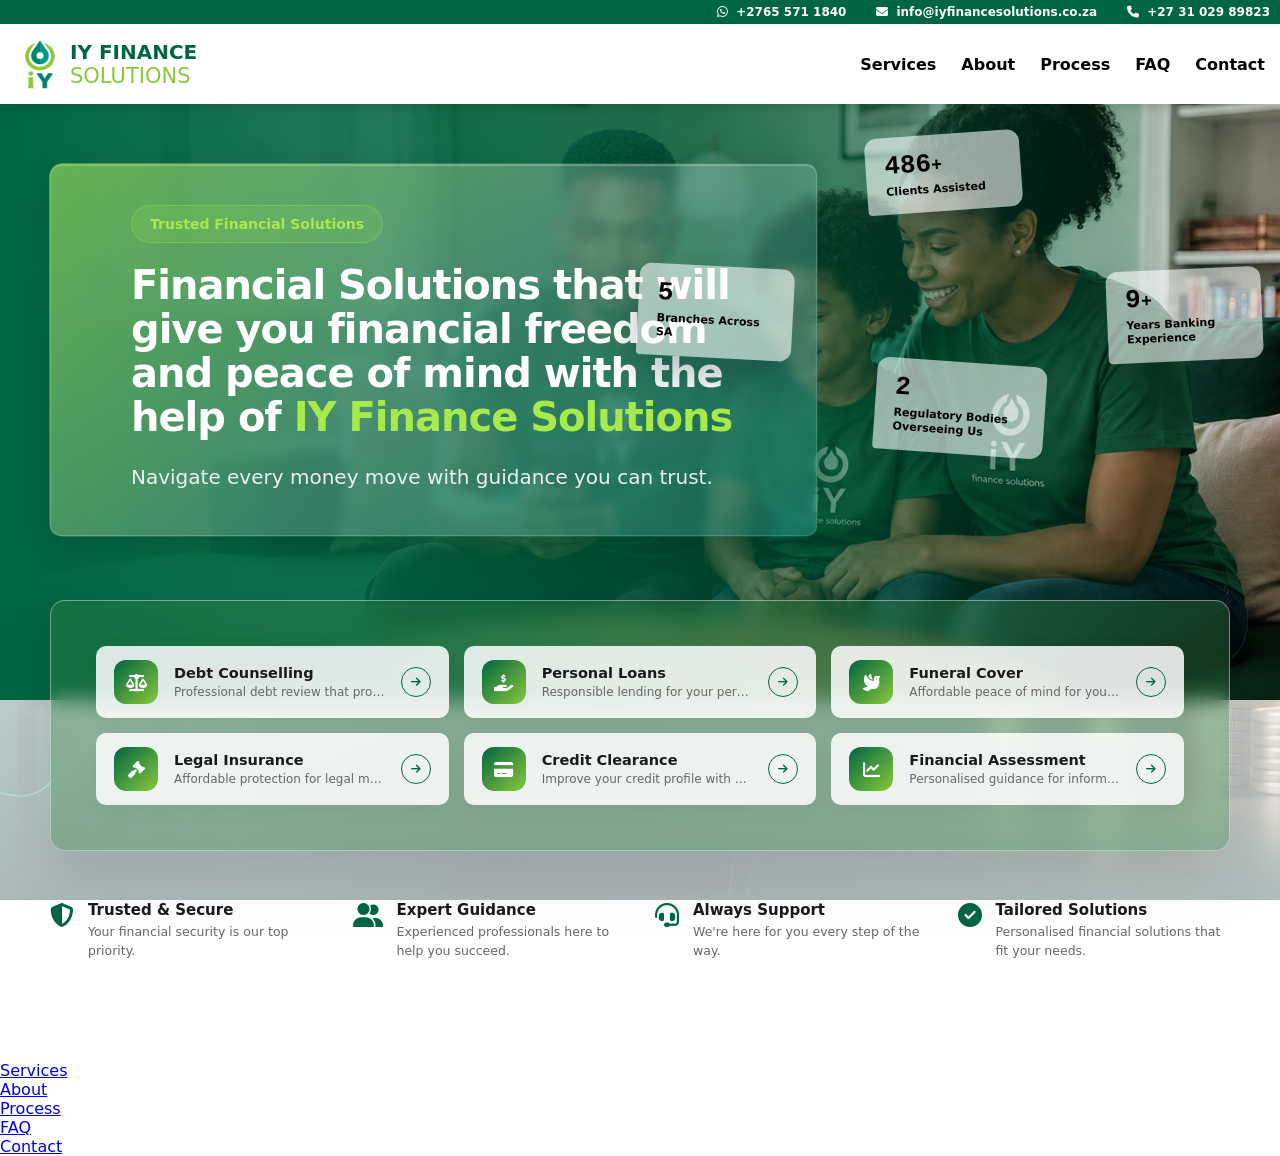
<file: herosection.html>
<!DOCTYPE html>
<html lang="en">
<head>
    <link rel="stylesheet" href="style.css">
    <meta charset="UTF-8">
    <meta name="viewport" content="width=device-width, initial-scale=1.0">
    <link rel="stylesheet" href="https://cdnjs.cloudflare.com/ajax/libs/font-awesome/6.5.2/css/all.min.css">
    <link rel="stylesheet" href="https://cdnjs.cloudflare.com/ajax/libs/font-awesome/6.6.0/css/all.min.css">
   <link rel="stylesheet" href="assets/css/variables.css">
       <link rel="icon" type="image/svg+xml" href="assets/images/IY finance.png">
    <title>IY FINANCE SOLUTIONS</title>
</head>
<body>
 <div id="loader" aria-hidden="true">
    <div class="loader-logo">
        <img src="assets/images/logoimg.png" alt="iY Finance Logo">
    </div>
</div>

<header id="header">

    <!-- Top Header -->
<div class="contact_header">
    <div class="contact_container">

        <div class="contact_item">
            <i class="fab fa-whatsapp"></i>
            <span>+2765 571 1840</span>
        </div>

        <div class="contact_item">
            <i class="fas fa-envelope"></i>
            <span>info@iyfinancesolutions.co.za</span>
        </div>

        <div class="contact_item">
            <i class="fas fa-phone"></i>
            <span>+27 31 029 89823</span>
        </div>

    </div>
</div>

    <!-- Bottom Header / Navigation -->
    <div class="nav_header">
        <div class="container">

            <div class="first_container">
                <img src="assets/images/logoimg.png" alt="logo" class="logo">

                <div class="company_name">
                    <span>IY FINANCE</span>
                    <span> SOLUTIONS</span>
                </div>
            </div>

            <div class="second_container">
                <ul class="nav-links">
                    <li><a href="#services">Services</a></li>
                    <li><a href="#about">About</a></li>
                    <li><a href="#process">Process</a></li>
                    <li><a href="#faq">FAQ</a></li>
                    <li><a href="#contact">Contact</a></li>
                </ul>
            </div>

        </div>
    </div>

</header>

<section class="hero">
    <div class="hero-overlay"></div>

    <div class="hero-content">
        <div class="hero-badge">
    Trusted Financial Solutions
</div>
        <h1>
            Financial Solutions that will give you financial freedom and peace of mind with the help of
            <span>IY Finance Solutions</span>
        </h1>

        <p>
            Navigate every money move with guidance you can trust.
        </p>
    </div>

      <div class="flying-cards" aria-hidden="true">
    <div class="flying-card fc-1">
      <span><span class="fc-num" data-count="500">0</span><span class="fc-suffix">+</span></span>
      <span class="fc-label">Clients Assisted</span>
    </div>
    <div class="flying-card fc-2">
      <span class="fc-num" data-count="6">0</span>
      <span class="fc-label">Branches Across SA</span>
    </div>
    <div class="flying-card fc-3">
      <span><span class="fc-num" data-count="10">0</span><span class="fc-suffix">+</span></span>
      <span class="fc-label">Years Banking Experience</span>
    </div>
    <div class="flying-card fc-4">
      <span class="fc-num" data-count="3">0</span>
      <span class="fc-label">Regulatory Bodies Overseeing Us</span>
    </div>
  </div>

</section>

<!-- SERVICES -->
<section class="services-section">
    <div class="service-content">

        <div class="services-grid">

  <article class="service-card">
                <!-- <span class="service-number">01</span> -->
                <div class="service-icon">
                    <i class="fas fa-scale-balanced"></i>
                </div>
                <div class="service-card-body">
                    <h3>Debt Counselling</h3>
                    <p>Professional debt review that protects your assets.</p>
                </div>
                <a href="#contact" class="service-link" aria-label="Learn more about Debt Counselling"><span class="arrow-circle"><i class="fas fa-arrow-right"></i></span></a>
            </article>

            <article class="service-card">
                <!-- <span class="service-number">02</span> -->
                <div class="service-icon">
                    <i class="fas fa-hand-holding-dollar"></i>
                </div>
                <div class="service-card-body">
                    <h3>Personal Loans</h3>
                    <p>Responsible lending for your personal needs.</p>
                </div>
                <a href="#contact" class="service-link" aria-label="Learn more about Personal Loans"><span class="arrow-circle"><i class="fas fa-arrow-right"></i></span></a>
            </article>

            <article class="service-card">
                <!-- <span class="service-number">03</span> -->
                <div class="service-icon">
                    <i class="fas fa-dove"></i>
                </div>
                <div class="service-card-body">
                    <h3>Funeral Cover</h3>
                    <p>Affordable peace of mind for you and your family.</p>
                </div>
                <a href="#contact" class="service-link" aria-label="Learn more about Funeral Cover"><span class="arrow-circle"><i class="fas fa-arrow-right"></i></span></a>
            </article>

            <article class="service-card">
                <!-- <span class="service-number">04</span> -->
                <div class="service-icon">
                    <i class="fas fa-gavel"></i>
                </div>
                <div class="service-card-body">
                    <h3>Legal Insurance</h3>
                    <p>Affordable protection for legal matters.</p>
                </div>
                <a href="#contact" class="service-link" aria-label="Learn more about Legal Insurance"><span class="arrow-circle"><i class="fas fa-arrow-right"></i></span></a>
            </article>

            <article class="service-card">
                <!-- <span class="service-number">05</span> -->
                <div class="service-icon">
                    <i class="fas fa-credit-card"></i>
                </div>
                <div class="service-card-body">
                    <h3>Credit Clearance</h3>
                    <p>Improve your credit profile with expert help.</p>
                </div>
                <a href="#contact" class="service-link" aria-label="Learn more about Credit Clearance"><span class="arrow-circle"><i class="fas fa-arrow-right"></i></span></a>
            </article>

            <article class="service-card">
                <!-- <span class="service-number">06</span> -->
                <div class="service-icon">
                    <i class="fas fa-chart-line"></i>
                </div>
                <div class="service-card-body">
                    <h3>Financial Assessment</h3>
                    <p>Personalised guidance for informed decisions.</p>
                </div>
                <a href="#contact" class="service-link" aria-label="Learn more about Financial Assessment"><span class="arrow-circle"><i class="fas fa-arrow-right"></i></span></a>
            </article>

        </div>

    </div>

    <div class="trust-row">
        <div class="trust-item">
            <i class="fas fa-shield-halved"></i>
            <div>
                <h4>Trusted &amp; Secure</h4>
                <p>Your financial security is our top priority.</p>
            </div>
        </div>
        <div class="trust-item">
            <i class="fas fa-user-group"></i>
            <div>
                <h4>Expert Guidance</h4>
                <p>Experienced professionals here to help you succeed.</p>
            </div>
        </div>
        <div class="trust-item">
            <i class="fas fa-headset"></i>
            <div>
                <h4>Always Support</h4>
                <p>We're here for you every step of the way.</p>
            </div>
        </div>
        <div class="trust-item">
            <i class="fas fa-circle-check"></i>
            <div>
                <h4>Tailored Solutions</h4>
                <p>Personalised financial solutions that fit your needs.</p>
            </div>
        </div>












    </div>
</section>
<section>

</section>

    
</body>
    <script src="javascript.js"></script>

        <script src="assets/js/app.js"></script>
    <script src="assets/js/navigation.js"></script>
    <script src="assets/js/animations.js"></script>
</html>
</file>
<file: assets/css/variables.css>
/* =====================================================
   IY FINANCE SOLUTIONS
   Design System Variables
   Version 1.0
===================================================== */

:root {

    /* =====================================================
       Brand Colours
    ===================================================== */

    --primary-cta: #0CAE60;
    --primary-dark: #06753D;
    --primary-light: #A5FFD6;
    --logo-accent: #CFFFE0;

    --header-nav: #0D4D3D;

    --background: #F8FFFB;

    --surface: #FFFFFF;

    --surface-soft: #F4FFF8;

    --border: #E5E7EB;

    --text-primary: #1A1A1A;

    --text-secondary: #6B7280;

    --text-light: #FFFFFF;

    --success: #16A34A;

    --warning: #F59E0B;

    --danger: #DC2626;

    /* =====================================================
       Gradients
    ===================================================== */

    --gradient-primary:
        linear-gradient(
            135deg,
            #0CAE60 0%,
            #06753D 100%
        );

    --gradient-soft:
        linear-gradient(
            135deg,
            #A5FFD6 0%,
            #EAFBF3 100%
        );

    --gradient-dark:
        linear-gradient(
            135deg,
            #0D4D3D 0%,
            #06753D 100%
        );

    --gradient-card:
        linear-gradient(
            180deg,
            rgba(255,255,255,.18),
            rgba(255,255,255,.08)
        );

    /* =====================================================
       Glassmorphism
    ===================================================== */

    --glass-bg:
        rgba(255,255,255,.10);

    --glass-bg-light:
        rgba(255,255,255,.18);

    --glass-border:
        rgba(255,255,255,.35);

    --glass-shadow:
        0 20px 45px rgba(0,0,0,.10);

    --glass-blur: 18px;

    /* =====================================================
       Typography
    ===================================================== */

    --font-family:
        "Inter",
        system-ui,
        -apple-system,
        BlinkMacSystemFont,
        "Segoe UI",
        sans-serif;

    --font-size-xs: .75rem;      /* 12px */

    --font-size-sm: .875rem;     /* 14px */

    --font-size-base: 1rem;      /* 16px */

    --font-size-lg: 1.125rem;    /* 18px */

    --font-size-xl: 1.25rem;     /* 20px */

    --font-size-2xl: 1.5rem;     /* 24px */

    --font-size-3xl: 2rem;       /* 32px */

    --font-size-4xl: 2.8rem;     /* 45px */

    --font-size-5xl: 4rem;       /* 64px */

    --line-tight: 1.1;

    --line-normal: 1.6;

    --line-loose: 1.9;

    /* =====================================================
       Font Weights
    ===================================================== */

    --weight-regular: 400;

    --weight-medium: 500;

    --weight-semibold: 600;

    --weight-bold: 700;

    --weight-black: 800;

    /* =====================================================
       Spacing System
       8 Point Grid
    ===================================================== */

    --space-1: 4px;

    --space-2: 8px;

    --space-3: 12px;

    --space-4: 16px;

    --space-5: 24px;

    --space-6: 32px;

    --space-7: 40px;

    --space-8: 48px;

    --space-9: 64px;

    --space-10: 80px;

    --space-11: 96px;

    --space-12: 120px;

    /* =====================================================
       Layout
    ===================================================== */

    --container-width: 1280px;

    --container-padding: 24px;

    --section-spacing: 120px;

    /* =====================================================
       Border Radius
    ===================================================== */

    --radius-xs: 6px;

    --radius-sm: 10px;

    --radius-md: 16px;

    --radius-lg: 20px;

    --radius-xl: 28px;

    --radius-pill: 999px;

    --radius-circle: 50%;

    /* =====================================================
       Shadows
    ===================================================== */

    --shadow-sm:
        0 4px 12px rgba(0,0,0,.05);

    --shadow-md:
        0 10px 25px rgba(0,0,0,.08);

    --shadow-lg:
        0 20px 45px rgba(0,0,0,.12);

    --shadow-green:
        0 18px 45px rgba(12,174,96,.20);

    --shadow-button:
        0 8px 20px rgba(12,174,96,.28);

    /* =====================================================
       Buttons
    ===================================================== */

    --button-height: 52px;

    --button-padding:
        0 28px;

    /* =====================================================
       Navigation
    ===================================================== */

    --nav-height: 84px;

    /* =====================================================
       Animations
    ===================================================== */

    --transition-fast: .20s ease;

    --transition-normal: .30s ease;

    --transition-slow: .50s ease;

    --animation-float: 8s;

    --animation-glow: 12s;

    --animation-fade: .7s;

    /* =====================================================
       Z Index
    ===================================================== */

    --z-background: -1;

    --z-base: 1;

    --z-dropdown: 100;

    --z-sticky: 500;

    --z-overlay: 900;

    --z-modal: 1000;

    --z-loader: 9999;

    /* =====================================================
       Responsive Breakpoints
    ===================================================== */

    --mobile: 480px;

    --tablet: 768px;

    --laptop: 1024px;

    --desktop: 1280px;

    --wide: 1440px;

}

/* =====================================================
   Dark Selection
===================================================== */

::selection {

    background: var(--primary-cta);

    color: white;

}

/* =====================================================
   Smooth Scroll
===================================================== */

html {

    scroll-behavior: smooth;

}
</file>
<file: assets/css/typography.css>
/* ==========================================================
   IY FINANCE SOLUTIONS
   Typography & Text Utilities
   Version: 2.0
========================================================== */

/* ===========================
   Headings
=========================== */

h1, h2, h3, h4, h5, h6 {

    font-weight: var(--weight-bold);

    line-height: var(--line-tight);

    color: var(--text-primary);

    letter-spacing: -.015em;

}

h1 {

    font-size: clamp(2.6rem, 5vw, 4.2rem);

    font-weight: var(--weight-black);

    letter-spacing: -.02em;

}

h2 {

    font-size: clamp(2rem, 3.5vw, 2.8rem);

    font-weight: var(--weight-black);

}

h3 {

    font-size: var(--font-size-xl);

}

h4 {

    font-size: var(--font-size-lg);

}

/* ===========================
   Body Text
=========================== */

p {

    color: var(--text-secondary);

    line-height: var(--line-normal);

}

.lead {

    font-size: var(--font-size-lg);

}

strong {

    font-weight: var(--weight-bold);

    color: inherit;

}

small {

    font-size: var(--font-size-sm);

}

/* ===========================
   Text Utilities
=========================== */

.text-center {

    text-align: center;

}

.text-white {

    color: #fff !important;

}

.text-green {

    color: var(--primary-cta);

}

/* Light mint on the dark hero gradient */

#hero .text-green {

    color: var(--primary-light);

}

.mint {

    color: var(--logo-accent);

}

/* ===========================
   Section Headings
=========================== */

.section-heading {

    max-width: 780px;

    margin-bottom: 70px;

}

.section-heading.text-center {

    margin-inline: auto;

}

.section-heading h2 {

    margin-bottom: 20px;

}

.section-tag {

    display: inline-block;

    padding: 10px 18px;

    border-radius: var(--radius-pill);

    background: rgba(12, 174, 96, .10);

    color: var(--primary-dark);

    font-size: var(--font-size-sm);

    font-weight: var(--weight-bold);

    letter-spacing: .08em;

    text-transform: uppercase;

    margin-bottom: 22px;

}

.section-subtitle {

    font-size: var(--font-size-lg);

    color: var(--text-secondary);

}

/* Section tag & subtitle on dark gradient sections */

.section-gradient .section-tag {

    background: rgba(255, 255, 255, .12);

    color: var(--primary-light);

}

.section-gradient .section-heading h2 {

    color: #fff;

}

.section-gradient .section-subtitle {

    color: rgba(255, 255, 255, .85);

}
</file>
<file: assets/css/layout.css>
/* ==========================================================
   Layout
========================================================== */

.container {

    width: min(1280px, calc(100% - 48px));

    margin-inline: auto;

}

section {

    padding: 110px 0;

    position: relative;

    /* keep anchored sections clear of the fixed header */

    scroll-margin-top: 84px;

}

.section-light {

    background: #fff;

}

.section-soft {

    background: var(--background);

}

.section-gradient {

    background: var(--gradient-dark);

}

.grid {

    display: grid;

    gap: 32px;

}

.grid-2 {

    grid-template-columns: repeat(2,1fr);

}

.grid-3 {

    grid-template-columns: repeat(3,1fr);

}

.grid-4 {

    grid-template-columns: repeat(4,1fr);

}

.flex {

    display:flex;

}

.flex-center{

    display:flex;

    justify-content:center;

    align-items:center;

}

.flex-between{

    display:flex;

    justify-content:space-between;

    align-items:center;

}

.gap-sm{

    gap:16px;

}

.gap{

    gap:24px;

}

.gap-lg{

    gap:40px;

}

@media(max-width:992px){

.grid-2,
.grid-3,
.grid-4{

grid-template-columns:1fr;

}

}
</file>
<file: assets/css/header.css>
/* ==========================================================
   IY FINANCE SOLUTIONS
   Header, Navigation, Loader & Page Chrome
   Version: 1.0
========================================================== */

/* ===========================
   Skip Link (a11y)
=========================== */

.skip-link {

    position: fixed;

    top: -70px;

    left: 16px;

    z-index: var(--z-loader);

    background: var(--primary-dark);

    color: #fff;

    padding: 12px 20px;

    border-radius: var(--radius-sm);

    font-weight: var(--weight-semibold);

    transition: top .3s ease;

}

.skip-link:focus {

    top: 16px;

}

/* ===========================
   Loader
=========================== */

#loader {

    position: fixed;

    inset: 0;

    z-index: var(--z-loader);

    background: var(--gradient-dark);

    display: flex;

    align-items: center;

    justify-content: center;

    transition: opacity .5s ease, visibility .5s ease;

}

#loader.loaded {

    opacity: 0;

    visibility: hidden;

    pointer-events: none;

}

.loader-logo {

    font-size: 4rem;

    font-weight: var(--weight-black);

    color: #fff;

    animation: loaderPulse 1.2s ease-in-out infinite;

}

.loader-logo .logo-i {

    color: var(--logo-accent);

}

@keyframes loaderPulse {

    0%, 100% {
        transform: scale(1);
        opacity: 1;
    }

    50% {
        transform: scale(1.08);
        opacity: .85;
    }

}

/* ===========================
   Scroll Progress Bar
=========================== */

#progress-bar {

    position: fixed;

    top: 0;

    left: 0;

    height: 3px;

    width: 0;

    background: var(--gradient-primary);

    z-index: calc(var(--z-loader) - 1);

}

/* ===========================
   Header
=========================== */

#header {

    position: fixed;

    top: 0;

    left: 0;

    right: 0;

    z-index: var(--z-sticky);

    padding: 16px 0;

    transition:
        background .35s ease,
        padding .35s ease,
        box-shadow .35s ease;

}

.navbar {

    display: flex;

    align-items: center;

    justify-content: space-between;

    gap: 24px;

}

/* ===========================
   Logo
=========================== */

.logo {

    display: flex;

    align-items: center;

    gap: 14px;

}

.logo img {

    height: 46px;

    width: auto;

}

.logo-text {

    line-height: 1.15;

}

.logo-text .iy {

    display: block;

    font-size: 1.5rem;

    font-weight: var(--weight-black);

    color: #fff;

}

.logo-text small {

    display: block;

    font-size: .7rem;

    letter-spacing: .16em;

    text-transform: uppercase;

    color: rgba(255, 255, 255, .75);

}

/* ===========================
   Desktop Menu
=========================== */

.nav-links {

    display: flex;

    align-items: center;

    gap: 36px;

}

.nav-links a {

    position: relative;

    padding: 6px 0;

    font-size: .95rem;

    font-weight: var(--weight-semibold);

    color: rgba(255, 255, 255, .85);

}

.nav-links a::after {

    content: "";

    position: absolute;

    left: 0;

    bottom: 0;

    width: 0;

    height: 2px;

    border-radius: 2px;

    background: var(--primary-light);

    transition: width .3s ease;

}

.nav-links a:hover,
.nav-links a.active {

    color: #fff;

}

.nav-links a:hover::after,
.nav-links a.active::after {

    width: 100%;

}

.navbar > .btn {

    padding: 13px 24px;

    font-size: .95rem;

}

/* ===========================
   Scrolled State
=========================== */

#header.scrolled {

    background: rgba(255, 255, 255, .94);

    backdrop-filter: blur(16px);

    -webkit-backdrop-filter: blur(16px);

    box-shadow: var(--shadow-sm);

    padding: 10px 0;

}

#header.scrolled .logo-text .iy {

    color: var(--header-nav);

}

#header.scrolled .logo-text .iy .mint {

    color: var(--primary-cta);

}

#header.scrolled .logo-text small {

    color: var(--text-secondary);

}

#header.scrolled .nav-links a {

    color: var(--text-primary);

}

#header.scrolled .nav-links a:hover,
#header.scrolled .nav-links a.active {

    color: var(--primary-dark);

}

#header.scrolled .nav-links a::after {

    background: var(--primary-cta);

}

/* ===========================
   Mobile Menu Toggle
=========================== */

#menu-toggle {

    display: none;

    flex-direction: column;

    justify-content: center;

    gap: 5px;

    width: 46px;

    height: 46px;

    border-radius: var(--radius-sm);

    background: rgba(255, 255, 255, .14);

    flex-shrink: 0;

}

#menu-toggle span {

    display: block;

    width: 22px;

    height: 2px;

    margin: 0 auto;

    border-radius: 2px;

    background: #fff;

    transition: transform .3s ease, opacity .3s ease;

}

#header.scrolled #menu-toggle {

    background: var(--surface-soft);

}

#header.scrolled #menu-toggle span {

    background: var(--header-nav);

}

#menu-toggle.active span:nth-child(1) {

    transform: translateY(7px) rotate(45deg);

}

#menu-toggle.active span:nth-child(2) {

    opacity: 0;

}

#menu-toggle.active span:nth-child(3) {

    transform: translateY(-7px) rotate(-45deg);

}

/* ===========================
   Mobile Nav Panel
   (cloned into <body> by navigation.js)
=========================== */

.mobile-nav {

    position: fixed;

    top: 78px;

    left: 16px;

    right: 16px;

    z-index: calc(var(--z-sticky) - 1);

    background: #fff;

    border-radius: var(--radius-lg);

    box-shadow: var(--shadow-lg);

    padding: 18px;

    display: grid;

    gap: 4px;

    opacity: 0;

    visibility: hidden;

    transform: translateY(-14px);

    transition: opacity .3s ease, transform .3s ease, visibility .3s ease;

}

.mobile-nav.open {

    opacity: 1;

    visibility: visible;

    transform: translateY(0);

}

.mobile-nav a {

    display: block;

    padding: 14px 18px;

    border-radius: var(--radius-sm);

    font-weight: var(--weight-semibold);

    color: var(--text-primary);

}

.mobile-nav a:hover {

    background: var(--surface-soft);

    color: var(--primary-dark);

}

@media (min-width: 769px) {

    .mobile-nav {

        display: none;

    }

}

@media (max-width: 576px) {

    .navbar > .btn {

        display: none;

    }

    .logo img {

        height: 40px;

    }

}

/* ===========================
   Back To Top
=========================== */

#back-to-top {

    position: fixed;

    bottom: 28px;

    right: 28px;

    z-index: var(--z-dropdown);

    width: 52px;

    height: 52px;

    border-radius: var(--radius-circle);

    background: var(--gradient-primary);

    color: #fff;

    display: flex;

    align-items: center;

    justify-content: center;

    box-shadow: var(--shadow-button);

    opacity: 0;

    visibility: hidden;

    transform: translateY(12px);

    transition: opacity .3s ease, transform .3s ease, visibility .3s ease;

}

#back-to-top.show {

    opacity: 1;

    visibility: visible;

    transform: translateY(0);

}

#back-to-top:hover {

    transform: translateY(-4px);

}

#back-to-top svg {

    width: 22px;

    height: 22px;

}
</file>
<file: assets/css/components.css>
/* ==========================================================
Buttons
========================================================== */

.btn{

    display:inline-flex;
    
    align-items:center;
    
    justify-content:center;
    
    padding:16px 30px;
    
    border-radius:14px;
    
    font-weight:600;
    
    transition:.3s;
    
    cursor:pointer;
    
    }
    
    .btn-primary{
    
    background:var(--gradient-primary);
    
    color:#fff;
    
    box-shadow:var(--shadow-button);
    
    }
    
    .btn-primary:hover{
    
    transform:translateY(-3px);
    
    box-shadow:var(--shadow-green);
    
    }
    
    .btn-outline{
    
    border:2px solid rgba(255,255,255,.25);
    
    color:#fff;
    
    backdrop-filter:blur(15px);
    
    }
    
    .btn-outline:hover{
    
    background:rgba(255,255,255,.08);
    
    }
    
    /* ========================= */
    
    .card{
    
    background:#fff;
    
    border-radius:22px;
    
    padding:32px;
    
    box-shadow:var(--shadow-md);
    
    transition:.35s;
    
    border:1px solid rgba(0,0,0,.04);
    
    }
    
    .card:hover{
    
    transform:translateY(-6px);
    
    box-shadow:var(--shadow-green);
    
    }
    
    /* ========================= */
    
    .glass{
    
    background:rgba(255,255,255,.12);
    
    backdrop-filter:blur(20px);
    
    border:1px solid rgba(255,255,255,.35);
    
    border-radius:28px;
    
    box-shadow:var(--glass-shadow);
    
    }
    
    /* ========================= */
    
    .badge{

    display:inline-flex;

    align-items:center;

    gap:10px;

    padding:12px 18px;

    background:#fff;

    color:var(--primary-dark);

    border-radius:999px;

    font-size:.9rem;

    font-weight:600;

    box-shadow:var(--shadow-sm);

    }
    
    /* ========================= */
    
    .icon-circle{
    
    width:64px;
    
    height:64px;
    
    display:flex;
    
    align-items:center;
    
    justify-content:center;
    
    border-radius:50%;
    
    background:var(--gradient-soft);
    
    font-size:26px;
    
    color:var(--primary-dark);
    
    margin-bottom:20px;
    
    }

/*======================================================
SERVICES
======================================================*/

.services-grid{

    display:grid;
    
    grid-template-columns:repeat(3,1fr);
    
    gap:32px;
    
    }
    
    .service-card{
    
    display:flex;
    
    flex-direction:column;
    
    height:100%;
    
    }
    
    .service-icon{
    
    width:78px;
    
    height:78px;
    
    display:flex;
    
    align-items:center;
    
    justify-content:center;
    
    border-radius:22px;
    
    background:var(--gradient-soft);
    
    margin-bottom:26px;
    
    transition:.35s;
    
    }
    
    .service-icon i{
    
    font-size:34px;
    
    color:var(--primary-dark);
    
    }
    
    .service-card:hover .service-icon{
    
    transform:rotate(-6deg) scale(1.06);
    
    background:var(--gradient-primary);
    
    }
    
    .service-card:hover .service-icon i{
    
    color:#fff;
    
    }
    
    .service-card h3{
    
    margin-bottom:16px;
    
    }
    
    .service-card p{
    
    flex:1;
    
    margin-bottom:30px;
    
    }
    
    .service-link{
    
    display:inline-flex;
    
    align-items:center;
    
    gap:10px;
    
    font-weight:600;
    
    color:var(--primary-dark);
    
    }
    
    .service-link span{
    
    transition:.3s;
    
    }
    
    .service-card:hover .service-link span{
    
    transform:translateX(6px);
    
    }
    
    @media(max-width:992px){
    
    .services-grid{
    
    grid-template-columns:repeat(2,1fr);
    
    }
    
    }
    
    @media(max-width:768px){
    
    .services-grid{
    
    grid-template-columns:1fr;
    
    }
    
    }
    .services-cta{

        padding:70px;
        
        text-align:center;
        
        border-radius:28px;
        
        }
        
        .services-cta h2{
        
        color:#fff;
        
        margin-bottom:24px;
        
        }
        
        .services-cta p{
        
        max-width:720px;
        
        margin:0 auto 40px;
        
        color:rgba(255,255,255,.9);
        
        }
        
        @media(max-width:768px){
        
        .services-cta{
        
        padding:40px 28px;
        
        }
        
        }
        /*======================================================
ABOUT
======================================================*/

.about-grid{

    display:grid;
    
    grid-template-columns:1.2fr .8fr;
    
    gap:70px;
    
    align-items:center;
    
    }
    
    .about-values{
    
    margin-top:40px;
    
    display:grid;
    
    gap:26px;
    
    }
    
    .value-item{
    
    display:flex;
    
    gap:20px;
    
    align-items:flex-start;
    
    }
    
    .value-icon{
    
    width:64px;
    
    height:64px;
    
    border-radius:18px;
    
    display:flex;
    
    justify-content:center;
    
    align-items:center;
    
    background:var(--gradient-soft);
    
    flex-shrink:0;
    
    }
    
    .value-icon i{
    
    font-size:28px;
    
    color:var(--primary-dark);
    
    }
    
    .value-item h4{
    
    margin-bottom:8px;
    
    }
    
    .about-panel{
    
    padding:45px;
    
    color:#fff;
    
    }
    
    .about-panel h3{
    
    color:#fff;
    
    margin-bottom:16px;
    
    }
    
    .about-panel p{
    
    color:rgba(255,255,255,.9);
    
    }
    
    .stats-grid{
    
    display:grid;
    
    grid-template-columns:repeat(2,1fr);
    
    gap:20px;
    
    margin:40px 0;
    
    }
    
    .stat-box{
    
    padding:24px;
    
    border-radius:18px;
    
    background:rgba(255,255,255,.08);
    
    text-align:center;
    
    }
    
    .stat-box h3{
    
    font-size:2.3rem;
    
    margin-bottom:8px;
    
    color:#fff;
    
    }
    
    .stat-box span{
    
    font-size:.9rem;
    
    color:rgba(255,255,255,.8);
    
    }
    
    .about-panel hr{
    
    margin:35px 0;
    
    border:none;
    
    border-top:1px solid rgba(255,255,255,.15);
    
    }
    
    .about-checklist{
    
    display:grid;
    
    gap:18px;
    
    }
    
    .about-checklist li{
    
    display:flex;
    
    align-items:center;
    
    gap:14px;
    
    }
    
    .about-checklist li::before{
    
    content:"✓";
    
    width:28px;
    
    height:28px;
    
    display:flex;
    
    justify-content:center;
    
    align-items:center;
    
    border-radius:50%;
    
    background:rgba(255,255,255,.15);
    
    font-weight:700;
    
    }
    
    @media(max-width:992px){
    
    .about-grid{
    
    grid-template-columns:1fr;
    
    }
    
    }
    
    @media(max-width:768px){
    
    .stats-grid{
    
    grid-template-columns:1fr;
    
    }
    
    }

/*======================================================
CONTACT
======================================================*/

.contact-grid{

    display:grid;
    
    grid-template-columns:420px 1fr;
    
    gap:50px;
    
    align-items:start;
    
    }
    
    .contact-info{
    
    padding:40px;
    
    color:#fff;
    
    }
    
    .contact-info h3{
    
    color:#fff;
    
    margin-bottom:20px;
    
    }
    
    .contact-item{
    
    display:flex;
    
    gap:18px;
    
    margin:30px 0;
    
    align-items:flex-start;
    
    }
    
    .contact-icon{
    
    width:55px;
    
    height:55px;
    
    border-radius:16px;
    
    background:rgba(255,255,255,.15);
    
    display:flex;
    
    justify-content:center;
    
    align-items:center;
    
    font-size:22px;
    
    flex-shrink:0;
    
    }
    
    .contact-item strong{
    
    display:block;
    
    margin-bottom:6px;
    
    }
    
    .contact-item span{
    
    color:rgba(255,255,255,.85);
    
    }
    
    .contact-info hr{
    
    margin:35px 0;
    
    border:none;
    
    border-top:1px solid rgba(255,255,255,.15);
    
    }
    
    .contact-form{
    
    padding:45px;
    
    }
    
    .contact-form h3{
    
    margin-bottom:30px;
    
    }
    
    .form-group{
    
    margin-bottom:22px;
    
    }
    
    .contact-form input,
    .contact-form textarea,
    .contact-form select{
    
    width:100%;
    
    padding:18px;
    
    border-radius:14px;
    
    border:1px solid var(--border);
    
    background:#fff;
    
    transition:.3s;
    
    }
    
    .contact-form input:focus,
    .contact-form textarea:focus,
    .contact-form select:focus{
    
    border-color:var(--primary-cta);
    
    box-shadow:0 0 0 4px rgba(12,174,96,.15);
    
    }
    
    .contact-form button{
    
    width:100%;
    
    margin-top:12px;
    
    }
    
    @media(max-width:992px){
    
    .contact-grid{
    
    grid-template-columns:1fr;
    
    }
    
    }
/*======================================================
FOOTER
======================================================*/

#footer{

    background:var(--header-nav);
    
    color:#fff;
    
    padding-top:80px;
    
    }
    
    .footer-grid{
    
    display:grid;
    
    grid-template-columns:2fr 1fr 1fr 1fr;
    
    gap:60px;
    
    padding-bottom:60px;
    
    }
    
    .footer-logo img{
    
    height:55px;
    
    margin-bottom:24px;
    
    }
    
    .footer-grid h4{
    
    color:#fff;
    
    margin-bottom:20px;
    
    }
    
    .footer-grid ul{
    
    display:grid;
    
    gap:14px;
    
    }
    
    .footer-grid a{
    
    color:rgba(255,255,255,.8);
    
    }
    
    .footer-grid a:hover{
    
    color:#fff;
    
    }
    
    .footer-grid p,
    .footer-grid li{
    
    color:rgba(255,255,255,.75);
    
    line-height:1.8;
    
    }
    
    .footer-bottom{
    
    border-top:1px solid rgba(255,255,255,.1);
    
    padding:28px 0;
    
    text-align:center;
    
    font-size:.9rem;
    
    color:rgba(255,255,255,.7);
    
    }
    
    @media(max-width:992px){
    
    .footer-grid{
    
    grid-template-columns:repeat(2,1fr);
    
    }
    
    }
    
    @media(max-width:768px){
    
    .footer-grid{
    
    grid-template-columns:1fr;
    
    text-align:center;
    
    }
    
    .footer-logo{
    
    display:flex;
    
    justify-content:center;
    
    }
    
    }
</file>
<file: assets/css/hero.css>
/* ==========================================================
Hero Section
========================================================== */

#hero{

    min-height:100vh;
    
    display:flex;
    
    align-items:center;
    
    background:var(--gradient-primary);
    
    overflow:hidden;
    
    color:#fff;
    
    position:relative;
    
    }
    
    #hero::before{
    
    content:"";
    
    position:absolute;
    
    width:700px;
    
    height:700px;
    
    background:rgba(255,255,255,.08);
    
    filter:blur(100px);
    
    border-radius:50%;
    
    top:-200px;
    
    right:-150px;
    
    animation:float 15s infinite ease-in-out;
    
    }
    
    #hero::after{
    
    content:"";
    
    position:absolute;
    
    width:500px;
    
    height:500px;
    
    background:rgba(255,255,255,.05);
    
    filter:blur(80px);
    
    left:-150px;
    
    bottom:-150px;
    
    border-radius:50%;
    
    animation:floatReverse 18s infinite ease-in-out;
    
    }
    
    .hero-grid{
    
    display:grid;
    
    grid-template-columns:1.1fr .9fr;
    
    gap:70px;
    
    align-items:center;
    
    position:relative;
    
    z-index:2;
    
    }
    
    .hero-content h1{
    
    color:#fff;
    
    margin-bottom:24px;
    
    }
    
    .hero-content p{
    
    color:rgba(255,255,255,.9);
    
    font-size:1.2rem;
    
    margin-bottom:40px;
    
    }
    
    .hero-buttons{
    
    display:flex;
    
    gap:18px;
    
    margin-top:40px;
    
    flex-wrap:wrap;
    
    }
    
    .hero-card{
    
    padding:45px;
    
    color:#fff;
    
    }
    
    .hero-card ul{
    
    display:grid;
    
    gap:18px;
    
    margin-top:25px;
    
    }
    
    .hero-card li{
    
    display:flex;
    
    align-items:center;
    
    gap:15px;
    
    font-size:1rem;
    
    }
    
    .hero-card li::before{
    
    content:"✓";
    
    display:flex;
    
    align-items:center;
    
    justify-content:center;
    
    width:30px;
    
    height:30px;
    
    border-radius:50%;
    
    background:rgba(255,255,255,.18);
    
    }
    
    @media(max-width:992px){
    
    .hero-grid{
    
    grid-template-columns:1fr;
    
    text-align:center;
    
    }
    
    .hero-buttons{
    
    justify-content:center;
    
    }
    
    }

    /* =====================================================
Hero Trust
===================================================== */

.hero-trust{

    display:flex;
    
    gap:30px;
    
    margin-top:50px;
    
    flex-wrap:wrap;
    
    }
    
    .trust-item{
    
    display:flex;
    
    flex-direction:column;
    
    }
    
    .trust-item strong{
    
    font-size:.85rem;
    
    text-transform:uppercase;
    
    letter-spacing:.08em;
    
    color:rgba(255,255,255,.7);
    
    margin-bottom:6px;
    
    }
    
    .trust-item span{
    
    font-size:1.1rem;
    
    font-weight:700;
    
    color:#fff;
    
    }
    
    /* =====================================================
    Glass Card
    ===================================================== */
    
    .hero-card-header{
    
    display:flex;
    
    align-items:center;
    
    gap:18px;
    
    margin-bottom:35px;
    
    }
    
    .logo-mini{
    
    width:70px;
    
    height:70px;
    
    border-radius:18px;
    
    display:flex;
    
    justify-content:center;
    
    align-items:center;
    
    background:rgba(255,255,255,.18);
    
    font-size:2rem;
    
    font-weight:800;
    
    }
    
    .logo-mini .mint{
    
    color:var(--logo-accent);
    
    }
    
    .hero-card h3{
    
    margin:0;
    
    color:#fff;
    
    }
    
    .hero-card small{
    
    opacity:.8;
    
    }
    
    .hero-card hr{
    
    margin:35px 0;
    
    border:none;
    
    border-top:1px solid rgba(255,255,255,.15);
    
    }
    
    .hero-stats{
    
    display:grid;
    
    grid-template-columns:repeat(2,1fr);
    
    gap:30px;
    
    text-align:center;
    
    }
    
    .hero-stats h4{
    
    color:#fff;
    
    font-size:2rem;
    
    margin-bottom:6px;
    
    }
    
    .hero-stats p{
    
    margin:0;
    
    font-size:.9rem;
    
    color:rgba(255,255,255,.75);
    
    }
    
    @media(max-width:768px){
    
    .hero-trust{
    
    justify-content:center;
    
    }
    
    .hero-stats{
    
    grid-template-columns:1fr;
    
    }
    
    }
</file>
<file: assets/css/sections.css>
/* ==========================================================
   IY FINANCE SOLUTIONS
   Page Sections: Founder, Process, Testimonials, FAQ, CTA
   + Component Fixes & Form States
   Version: 1.0
========================================================== */

/* ===========================
   Inline SVG Icon Sizing
=========================== */

.service-icon svg {

    width: 34px;

    height: 34px;

    color: var(--primary-dark);

    transition: color .35s ease;

}

.service-card:hover .service-icon svg {

    color: #fff;

}

.value-icon svg {

    width: 28px;

    height: 28px;

    color: var(--primary-dark);

}

.icon-circle svg {

    width: 28px;

    height: 28px;

    color: var(--primary-dark);

}

.contact-icon svg {

    width: 24px;

    height: 24px;

    color: #fff;

}

/* ===========================
   Fix: About Panel on White
   (glass needs a dark base)
=========================== */

.about-panel.glass {

    background: var(--gradient-dark);

    border: 1px solid rgba(255, 255, 255, .12);

}

/* ===========================
   Fix: Paragraphs on Dark
   Contact Info Panel
=========================== */

.contact-info p,
.regulatory p {

    color: rgba(255, 255, 255, .85);

}

/* =====================================================
   FOUNDER
===================================================== */

.founder-grid {

    display: grid;

    grid-template-columns: 400px 1fr;

    gap: 70px;

    align-items: center;

}

.founder-photo {

    position: relative;

    aspect-ratio: 4 / 5;

    border-radius: var(--radius-xl);

    background: var(--gradient-dark);

    display: flex;

    flex-direction: column;

    justify-content: center;

    align-items: center;

    gap: 18px;

    color: #fff;

    box-shadow: var(--shadow-lg);

    overflow: hidden;

}

.founder-photo::before {

    content: "";

    position: absolute;

    width: 300px;

    height: 300px;

    border-radius: 50%;

    background: rgba(165, 255, 214, .15);

    filter: blur(60px);

    top: -80px;

    right: -80px;

}

.founder-photo img {

    position: absolute;

    inset: 0;

    width: 100%;

    height: 100%;

    object-fit: cover;

}

.founder-monogram {

    width: 110px;

    height: 110px;

    border-radius: var(--radius-xl);

    background: rgba(255, 255, 255, .14);

    display: flex;

    align-items: center;

    justify-content: center;

    font-size: 3rem;

    font-weight: var(--weight-black);

}

.founder-photo strong {

    font-size: 1.2rem;

}

.founder-photo span {

    font-size: .9rem;

    color: rgba(255, 255, 255, .75);

}

.founder-quote {

    margin: 28px 0;

    padding: 26px 30px;

    border-left: 4px solid var(--primary-cta);

    background: var(--surface-soft);

    border-radius: 0 var(--radius-md) var(--radius-md) 0;

    font-size: 1.15rem;

    font-style: italic;

    color: var(--text-primary);

}

.founder-story p {

    margin-bottom: 18px;

}

.founder-signature {

    margin-top: 26px;

}

.founder-signature strong {

    display: block;

    font-size: 1.05rem;

}

.founder-signature span {

    color: var(--text-secondary);

    font-size: .9rem;

}

@media (max-width: 992px) {

    .founder-grid {

        grid-template-columns: 1fr;

        gap: 40px;

    }

    .founder-photo {

        max-width: 420px;

        margin-inline: auto;

        width: 100%;

    }

}

/* =====================================================
   PROCESS
===================================================== */

.process-grid {

    display: grid;

    grid-template-columns: repeat(4, 1fr);

    gap: 32px;

}

.process-card {

    text-align: center;

    padding: 44px 26px;

}

.process-number {

    width: 64px;

    height: 64px;

    border-radius: var(--radius-circle);

    background: var(--gradient-primary);

    color: #fff;

    font-size: 1.4rem;

    font-weight: var(--weight-black);

    display: flex;

    align-items: center;

    justify-content: center;

    margin: 0 auto 24px;

    box-shadow: var(--shadow-button);

}

.process-card h3 {

    font-size: 1.15rem;

    margin-bottom: 14px;

}

@media (max-width: 1024px) {

    .process-grid {

        grid-template-columns: repeat(2, 1fr);

    }

}

@media (max-width: 576px) {

    .process-grid {

        grid-template-columns: 1fr;

    }

}

/* =====================================================
   TESTIMONIALS
===================================================== */

.testimonials-grid {

    display: grid;

    grid-template-columns: repeat(3, 1fr);

    gap: 32px;

}

.testimonial-card {

    display: flex;

    flex-direction: column;

    gap: 18px;

}

.stars {

    color: var(--warning);

    font-size: 1.05rem;

    letter-spacing: 3px;

}

.testimonial-card blockquote {

    flex: 1;

    color: var(--text-secondary);

    line-height: var(--line-normal);

}

.testimonial-author {

    display: flex;

    align-items: center;

    gap: 14px;

    padding-top: 18px;

    border-top: 1px solid var(--border);

}

.testimonial-avatar {

    width: 48px;

    height: 48px;

    border-radius: var(--radius-circle);

    background: var(--gradient-soft);

    color: var(--primary-dark);

    font-weight: var(--weight-bold);

    display: flex;

    align-items: center;

    justify-content: center;

    flex-shrink: 0;

}

.testimonial-author strong {

    display: block;

    font-size: .95rem;

}

.testimonial-author span {

    font-size: .82rem;

    color: var(--text-secondary);

}

@media (max-width: 992px) {

    .testimonials-grid {

        grid-template-columns: 1fr;

        max-width: 560px;

        margin-inline: auto;

    }

}

/* =====================================================
   FAQ
===================================================== */

.faq-list {

    max-width: 840px;

    margin-inline: auto;

    display: grid;

    gap: 16px;

}

.faq-item {

    background: #fff;

    border: 1px solid var(--border);

    border-radius: var(--radius-md);

    box-shadow: var(--shadow-sm);

    transition: box-shadow .3s ease, border-color .3s ease;

}

.faq-item[open] {

    box-shadow: var(--shadow-md);

    border-color: rgba(12, 174, 96, .35);

}

.faq-item summary {

    display: flex;

    justify-content: space-between;

    align-items: center;

    gap: 18px;

    padding: 22px 26px;

    font-weight: var(--weight-semibold);

    cursor: pointer;

    list-style: none;

}

.faq-item summary::-webkit-details-marker {

    display: none;

}

.faq-icon {

    flex-shrink: 0;

    width: 30px;

    height: 30px;

    border-radius: var(--radius-circle);

    background: var(--surface-soft);

    color: var(--primary-dark);

    font-weight: var(--weight-bold);

    display: flex;

    align-items: center;

    justify-content: center;

    transition: transform .3s ease, background .3s ease, color .3s ease;

}

.faq-item[open] .faq-icon {

    transform: rotate(45deg);

    background: var(--primary-cta);

    color: #fff;

}

.faq-answer {

    padding: 0 26px 24px;

    color: var(--text-secondary);

}

/* =====================================================
   CTA BAND
===================================================== */

.cta-inner {

    text-align: center;

    max-width: 760px;

    margin-inline: auto;

}

.cta-inner h2 {

    color: #fff;

    margin-bottom: 20px;

}

.cta-inner p {

    color: rgba(255, 255, 255, .88);

    font-size: 1.15rem;

    margin-bottom: 36px;

}

.cta-buttons {

    display: flex;

    gap: 18px;

    justify-content: center;

    flex-wrap: wrap;

}

.btn-white {

    background: #fff;

    color: var(--primary-dark);

    box-shadow: var(--shadow-md);

}

.btn-white:hover {

    box-shadow: var(--shadow-lg);

}

/* =====================================================
   FORM: Labels, Errors & Success
===================================================== */

.contact-form label {

    display: block;

    margin-bottom: 8px;

    font-size: .88rem;

    font-weight: var(--weight-semibold);

    color: var(--text-primary);

}

.contact-form select {

    background-image: url("data:image/svg+xml,%3Csvg xmlns='http://www.w3.org/2000/svg' width='16' height='16' viewBox='0 0 24 24' fill='none' stroke='%236B7280' stroke-width='2' stroke-linecap='round' stroke-linejoin='round'%3E%3Cpath d='m6 9 6 6 6-6'/%3E%3C/svg%3E");

    background-repeat: no-repeat;

    background-position: right 18px center;

    padding-right: 48px;

    cursor: pointer;

}

.contact-form input.error,
.contact-form select.error,
.contact-form textarea.error {

    border-color: var(--danger);

    box-shadow: 0 0 0 4px rgba(220, 38, 38, .10);

}

.field-error {

    display: block;

    margin-top: 8px;

    font-size: .85rem;

    color: var(--danger);

}

.form-success {

    display: none;

    margin-top: 20px;

    padding: 16px 20px;

    border-radius: var(--radius-sm);

    background: rgba(22, 163, 74, .10);

    border: 1px solid rgba(22, 163, 74, .30);

    color: var(--primary-dark);

    font-weight: var(--weight-medium);

}

.form-success.show {

    display: block;

}

/* Linked phone / email inherit their context colour */

.contact-item a:hover,
.regulatory a:hover {

    text-decoration: underline;

}
</file>
<file: assets/css/animations.css>
/*======================================================
 IY Finance Solutions
 Animations
======================================================*/

/* ---------------------------------
   Keyframes
---------------------------------*/

@keyframes fadeUp {
    from {
        opacity: 0;
        transform: translateY(35px);
    }

    to {
        opacity: 1;
        transform: translateY(0);
    }
}

@keyframes fadeDown {
    from {
        opacity: 0;
        transform: translateY(-35px);
    }

    to {
        opacity: 1;
        transform: translateY(0);
    }
}

@keyframes fadeLeft {
    from {
        opacity: 0;
        transform: translateX(-40px);
    }

    to {
        opacity: 1;
        transform: translateX(0);
    }
}

@keyframes fadeRight {
    from {
        opacity: 0;
        transform: translateX(40px);
    }

    to {
        opacity: 1;
        transform: translateX(0);
    }
}

@keyframes zoomIn {
    from {
        opacity: 0;
        transform: scale(.9);
    }

    to {
        opacity: 1;
        transform: scale(1);
    }
}

@keyframes float {

    0% {
        transform: translateY(0px);
    }

    25% {
        transform: translateY(-10px);
    }

    50% {
        transform: translateY(-20px);
    }

    75% {
        transform: translateY(-10px);
    }

    100% {
        transform: translateY(0px);
    }

}

@keyframes floatReverse {

    0% {
        transform: translateY(0px);
    }

    25% {
        transform: translateY(10px);
    }

    50% {
        transform: translateY(20px);
    }

    75% {
        transform: translateY(10px);
    }

    100% {
        transform: translateY(0px);
    }

}

@keyframes pulseGlow {

    0% {
        box-shadow: 0 0 0 rgba(12,174,96,.2);
    }

    50% {
        box-shadow: 0 0 40px rgba(12,174,96,.35);
    }

    100% {
        box-shadow: 0 0 0 rgba(12,174,96,.2);
    }

}

@keyframes rotateSlow {

    from {
        transform: rotate(0deg);
    }

    to {
        transform: rotate(360deg);
    }

}

@keyframes shimmer {

    0% {
        background-position: -300px;
    }

    100% {
        background-position: 300px;
    }

}

/* ---------------------------------
   Animation Classes
---------------------------------*/

.fade-up {

    opacity: 0;

    animation: fadeUp .8s ease forwards;

}

.fade-down {

    opacity: 0;

    animation: fadeDown .8s ease forwards;

}

.fade-left {

    opacity: 0;

    animation: fadeLeft .8s ease forwards;

}

.fade-right {

    opacity: 0;

    animation: fadeRight .8s ease forwards;

}

.zoom-in {

    opacity: 0;

    animation: zoomIn .7s ease forwards;

}

.float {

    animation: float 6s ease-in-out infinite;

}

.float-slow {

    animation: float 10s ease-in-out infinite;

}

.float-reverse {

    animation: floatReverse 8s ease-in-out infinite;

}

.pulse {

    animation: pulseGlow 3s infinite;

}

.rotate {

    animation: rotateSlow 18s linear infinite;

}

/* ---------------------------------
   Scroll Reveal
---------------------------------*/

.reveal {

    opacity: 0;

    transform: translateY(50px);

    transition:

        opacity .7s ease,

        transform .7s ease;

}

.reveal.active {

    opacity: 1;

    transform: translateY(0);

}

/* ---------------------------------
   Card Hover
---------------------------------*/

.hover-lift {

    transition:

        transform .35s ease,

        box-shadow .35s ease;

}

.hover-lift:hover {

    transform: translateY(-8px);

    box-shadow: var(--shadow-green);

}

/* ---------------------------------
   Buttons
---------------------------------*/

.btn {

    transition:

        background .3s ease,

        transform .3s ease,

        box-shadow .3s ease;

}

.btn:hover {

    transform: translateY(-3px);

}

.btn:active {

    transform: translateY(0);

}

/* ---------------------------------
   Navbar
---------------------------------*/

.navbar {

    transition:

        background .35s ease,

        padding .35s ease,

        box-shadow .35s ease;

}

/* ---------------------------------
   Hero Orbs
---------------------------------*/

.hero-orb {

    position: absolute;

    border-radius: 50%;

    filter: blur(60px);

    opacity: .35;

    pointer-events: none;

}

.hero-orb.one {

    width: 350px;

    height: 350px;

    background: rgba(165,255,214,.4);

    top: -120px;

    right: -80px;

    animation: float 12s infinite ease-in-out;

}

.hero-orb.two {

    width: 280px;

    height: 280px;

    background: rgba(12,174,96,.3);

    left: -120px;

    bottom: -80px;

    animation: floatReverse 14s infinite ease-in-out;

}

/* ---------------------------------
   Delay Utilities
---------------------------------*/

.delay-1 {
    animation-delay: .1s;
}

.delay-2 {
    animation-delay: .2s;
}

.delay-3 {
    animation-delay: .3s;
}

.delay-4 {
    animation-delay: .4s;
}

.delay-5 {
    animation-delay: .5s;
}

.delay-6 {
    animation-delay: .6s;
}

.delay-7 {
    animation-delay: .7s;
}

.delay-8 {
    animation-delay: .8s;
}

/* ---------------------------------
   Accessibility
---------------------------------*/

@media (prefers-reduced-motion: reduce) {

    *,
    *::before,
    *::after {

        animation: none !important;

        transition: none !important;

        scroll-behavior: auto !important;

    }

}

/* Ripple */

.btn{

    position:relative;

    overflow:hidden;

}

.ripple{

    position:absolute;

    border-radius:50%;

    transform:scale(0);

    animation:ripple .6s linear;

    background:rgba(255,255,255,.45);

    pointer-events:none;

}

@keyframes ripple{

    to{

        transform:scale(4);

        opacity:0;

    }

}
</file>
<file: assets/css/responsive.css>
/*======================================================
 IY Finance Solutions
 Responsive Styles
 Mobile First Enhancements
======================================================*/

/* =====================================================
   Large Desktop (1440px+)
===================================================== */

@media (min-width: 1440px) {

    .container {
        max-width: 1320px;
    }

    .hero-grid {
        gap: 100px;
    }

    h1 {
        font-size: clamp(4rem, 5vw, 5.5rem);
    }

}

/* =====================================================
   Desktop (1280px)
===================================================== */

@media (max-width: 1280px) {

    .container {
        width: min(1180px, calc(100% - 48px));
    }

    section {
        padding: 90px 0;
    }

}

/* =====================================================
   Laptop (1024px)
===================================================== */

@media (max-width: 1024px) {

    :root {
        --section-spacing: 90px;
    }

    .container {
        width: calc(100% - 48px);
    }

    .hero-grid {
        grid-template-columns: 1fr;
        text-align: center;
        gap: 60px;
    }

    .hero-content {
        order: 1;
    }

    .hero-card {
        order: 2;
        max-width: 650px;
        margin-inline: auto;
    }

    .hero-buttons {
        justify-content: center;
    }

    .grid-4 {
        grid-template-columns: repeat(2, 1fr);
    }

    .grid-3 {
        grid-template-columns: repeat(2, 1fr);
    }

}

/* =====================================================
   Tablet (768px)
===================================================== */

@media (max-width: 768px) {

    .container {
        width: calc(100% - 36px);
    }

    section {
        padding: 80px 0;
    }

    h1 {
        font-size: clamp(2.6rem, 7vw, 3.8rem);
    }

    h2 {
        font-size: clamp(2rem, 5vw, 3rem);
    }

    p {
        max-width: 100%;
    }

    .grid,
    .grid-2,
    .grid-3,
    .grid-4 {

        grid-template-columns: 1fr;

    }

    .hero-buttons {

        flex-direction: column;

        align-items: stretch;

    }

    .hero-buttons .btn {

        width: 100%;

    }

    .card {

        padding: 28px;

    }

    .hero-card {

        padding: 35px;

    }

    .navbar {

        height: var(--nav-height);

    }

    .nav-links {

        display: none;

    }

    #menu-toggle {

        display: flex;

    }

}

/* =====================================================
   Mobile Large (576px)
===================================================== */

@media (max-width:576px){

    :root{

        --container-padding:20px;

    }

    section{

        padding:70px 0;

    }

    .container{

        width:calc(100% - 32px);

    }

    .card{

        padding:24px;

    }

    .hero-card{

        padding:28px;

    }

    .badge{

        width:100%;

        justify-content:center;

    }

    .hero-buttons{

        gap:16px;

    }

    .btn{

        width:100%;

    }

    .display{

        font-size:2.7rem;

    }

}

/* =====================================================
   Small Phones (390px)
===================================================== */

@media (max-width:390px){

    html{

        font-size:15px;

    }

    .container{

        width:calc(100% - 24px);

    }

    section{

        padding:60px 0;

    }

    .card{

        padding:20px;

    }

    .hero-card{

        padding:22px;

    }

    .icon-circle{

        width:56px;

        height:56px;

        font-size:22px;

    }

    .badge{

        font-size:.82rem;

        padding:10px 14px;

    }

    .btn{

        padding:15px 22px;

        font-size:.95rem;

    }

}

/* =====================================================
   Landscape Phones
===================================================== */

@media (max-height:600px) and (orientation:landscape){

    #hero{

        min-height:auto;

        padding:120px 0;

    }

}

/* =====================================================
   Print
===================================================== */

@media print{

    header,
    footer,
    #menu-toggle,
    .hero-orb,
    .btn{

        display:none !important;

    }

    body{

        background:#fff;

        color:#000;

    }

    section{

        padding:20px 0;

        break-inside:avoid;

    }

}

/* =====================================================
   Utility Responsive Helpers
===================================================== */

.desktop-only{

    display:block;

}

.mobile-only{

    display:none;

}

@media(max-width:768px){

    .desktop-only{

        display:none;

    }

    .mobile-only{

        display:block;

    }

}
</file>
<file: style.css>
*{
    margin: 0;
    padding: 0;
    box-sizing: border-box;
     font-family: system-ui, sans-serif;
}

:root{
    --primary:#006642;
    --secondary:#89C83B;
}
body{
    min-height:100vh;
    background:
        linear-gradient(
            rgba(255, 255, 255, 0.932),
            rgba(255, 255, 255, 0.671)
        ),
        url('assets/images/bodybackground.png');

    background-size:cover;
    background-position:center;
    background-attachment:fixed;
}
#header{
    width:100%;
    position:fixed;
    top:0;
    z-index:1000;
    transition:all 0.3s ease;
}

/* Glass effect when scrolling */
#header.scrolled{
    background:rgba(255, 255, 255, 0.543);
    backdrop-filter:blur(25px);
    -webkit-backdrop-filter:blur(25px);
    box-shadow:0 4px 20px rgba(0,0,0,0.1);
}
/* Top Section */
.contact_header{
    background:#006642;
    color:#ffffff;
    font-weight:bold;
    padding:5px 0;
}

.contact_container{
    width:100%;
    /* margin:auto; */
    display:flex;
    justify-content:flex-end;
    align-items:center;
    gap:30px;
    padding:0 10px;
}

.contact_item{
    display:flex;
    align-items:center;
    gap:8px;
    font-size:12px;
}
.contact_item i{
    color:#ffffff;
}


/* Bottom Section */
.nav_header{
    background:white;
    box-shadow:0 2px 10px rgba(0, 0, 0, 0.151);
}

.container{
    width:100%;
    margin:auto;
    display:flex;
    justify-content:space-between;
    align-items:center;
    padding:10px 15px;
}

.first_container{
    display:flex;
    align-items:center;
    gap:5px;
    justify-content:flex-start;
}
.logo{
    width: 50px;
    height: 60px;
    object-fit: contain;
    padding: 5px;
}
.company_name{
    display:flex;
    flex-direction:column;
    font-size: 14px;
    font-weight:bolder;
}
.company_name span:nth-child(1){
    font-size: 20px;
    font-weight:bold;
    color:#006642;

}
.company_name span:nth-child(2){
    font-size: 21px;
    font-weight:normal;
    color:#89C83B;

}
.nav-links{
    display:flex;
    list-style:none;
    gap:25px;
    margin:0;
    padding:0;
}

.nav-links a{
    text-decoration:none;
    color:#000000;
    font-weight:bold;
}


/* Hero Section */
.hero{
    position:relative;
    width:100%;

        display:flex;
    align-items:center;
    padding:0 50px;

    min-height:700px;
    background-image:url('assets/images/hero-background.png');
       /* background-image:url('assets/images/family.png'); */
    background-size:cover;
    background-position:right center;
    overflow:hidden;

}

.hero-overlay{
    position:absolute;
    inset:0;
    background:linear-gradient(
        90deg,
        #006642 0%,
        rgba(0, 102, 66, 0.817) 40%,
        rgba(0, 102, 66, 0.505) 70%,
        rgba(0, 102, 66, 0) 100%
    );
}

.hero-content{
    position:relative;
    z-index:2;

    width:65%;
    max-width:800px;

    padding:40px 80px;

    background:rgba(255,255,255,0.12);
    backdrop-filter:blur(5px);
    -webkit-backdrop-filter:blur(18px);

    border:1px solid rgba(255,255,255,0.2);
    border-radius:10px;

    box-shadow:
        0 8px 32px rgba(0,0,0,0.15),
        inset 0 1px 1px rgba(255,255,255,0.3);

    color:#fff;
}

.hero-content h1{
    font-size:40px;
    line-height:1.1;
    font-weight:700;
    margin-bottom:20px;
    letter-spacing:-1px;
}

.hero-content h1 span{
    color:#a8ea4c;
}

.hero-content p{
    font-size:20px;
    line-height:1.8;
    color:rgba(255,255,255,0.9);
    max-width:650px;
}

.hero-content::before{
    content:"";
    position:absolute;
    inset:-2px;
    border-radius:15px;
    background:linear-gradient(
        135deg,
        rgba(168,234,76,0.5),
        rgba(255,255,255,0.1),
        rgba(0,132,111,0.4)
    );
    z-index:-1;
}

.hero-badge{
    display:inline-block;
    padding:10px 18px;
    margin-bottom:20px;

    background:rgba(168,234,76,0.15);
    border:1px solid rgba(168,234,76,0.3);

    color:#a8ea4c;
    border-radius:50px;
    font-size:14px;
    font-weight:600;
}

@media(max-width:992px){

    .hero-content{
        width:85%;
        padding:40px;
    }

    .hero-content h1{
        font-size:42px;
    }
}

@media(max-width:768px){

    .hero{
        padding:20px;
    }

    .hero-content{
        width:100%;
        padding:30px;
        border-radius:20px;
    }

    .hero-content h1{
        font-size:32px;
    }

    .hero-content p{
        font-size:16px;
    }
}

.services-section{
    position:relative;
    background:#ff000000;
    padding-bottom:100px;
}

.service-content{

    width:calc(100% - 100px);

    margin:-100px auto 0 auto;

    position:relative;

    z-index:10;

    padding:45px;

    border-radius:15px;

    background:rgba(53, 132, 65, 0.368);

    backdrop-filter:blur(10px);
    -webkit-backdrop-filter:blur(25px);

    border:1px solid rgba(255,255,255,.4);

    box-shadow:
    0 25px 60px rgba(0,0,0,.12);
}

.services-grid{
    display:grid;
    grid-template-columns:repeat(3,1fr);
    gap:15px;
}

.service-card{
    position:relative;
    display:flex;
    align-items:center;
    gap:16px;
    background:rgba(255,255,255,0.85);
    padding:14px 18px;
    border-radius:10px;
    transition:.3s;
    box-shadow:0 5px 20px rgba(0,0,0,.05);
    overflow:hidden;
}

.service-card::before{
    content:"";
    position:absolute;
    top:0;
    left:0;
    width:4px;
    height:100%;
    background:linear-gradient(180deg, var(--primary), var(--secondary));
    opacity:0;
    transition:opacity .3s;
}

.service-card:hover{
    transform:translateY(-4px);
    box-shadow:0 20px 35px rgba(0,102,66,.18);
}

.service-card:hover::before{
    opacity:1;
}

.service-number{
    position:absolute;
    top:8px;
    right:12px;
    font-size:14px;
    font-weight:800;
    color:var(--secondary-light);
}

.service-icon{
    flex-shrink:0;
    width:44px;
    height:44px;
    border-radius:12px;
    display:flex;
    align-items:center;
    justify-content:center;
    background:linear-gradient(135deg, var(--primary), var(--secondary));
}

.service-icon i{
    color:white;
    font-size:17px;
}

.service-card-body{
    flex:1;
    min-width:0;
}

.service-card h3{
    font-size:14.5px;
    margin-bottom:2px;
    color:#1a1a1a;
    line-height:1.25;
}

.service-card p{
    color:#666;
    line-height:1.4;
    margin-bottom:0;
    font-size:12px;
    white-space:nowrap;
    overflow:hidden;
    text-overflow:ellipsis;
}

.service-link{
    flex-shrink:0;
    display:inline-flex;
    align-items:center;
    color:var(--primary);
    font-weight:600;
    text-decoration:none;
    font-size:13.5px;
}

.service-link .arrow-circle{
    width:30px;
    height:30px;
    border-radius:50%;
    border:1.5px solid var(--primary);
    display:inline-flex;
    align-items:center;
    justify-content:center;
    font-size:11px;
    transition:.25s;
}

.service-link:hover .arrow-circle{
    background:var(--primary);
    color:#fff;
}


/* Trust row underneath the glass panel */
.trust-row{
    width:calc(100% - 100px);
    max-width:1200px;
    margin:50px auto 0 auto;
    display:grid;
    grid-template-columns:repeat(4,1fr);
    gap:30px;
}

.trust-item{
    display:flex;
    align-items:flex-start;
    gap:14px;
}

.trust-item i{
    color:var(--primary);
    font-size:24px;
    margin-top:2px;
}

.trust-item h4{
    font-size:15px;
    color:#1a1a1a;
    margin-bottom:4px;
}

.trust-item p{
    font-size:12.5px;
    color:#666;
    line-height:1.5;
}
/* RESPONSIVE */

@media(max-width:992px){

    .hero-content{
        width:90%;
    }

    .services-grid{
        grid-template-columns:repeat(2,1fr);
    }

    .service-content{
        width:calc(100% - 40px);
    } */

       .trust-row{
        width:calc(100% - 40px);
        grid-template-columns:repeat(2,1fr);
    }
}

@media(max-width:768px){

    .hero{
        padding:20px;
    }

    .hero-content{
        width:100%;
        padding:30px;
    }

    .hero-content h1{
        font-size:35px;
    }

    .services-grid{
        grid-template-columns:1fr;
    }

    .service-content{
        width:calc(100% - 20px);
        margin:-100px auto 0 auto;
        padding:20px;
    }
}
@media(max-width:480px){
    .contact_item span{
        font-size:11px;
    }
    .trust-row{
        grid-template-columns:1fr;
        gap:20px;
    }
}

/* flying cards */
.flying-cards{ 
    position:absolute; 
    inset:0; 
    z-index:2; 
    pointer-events:none;

}

.flying-card{
  position:absolute;
  width:9.7rem;
  background:rgba(255, 255, 255, 0.584);
  border-radius:12px 12px 12px 4px;
  padding:17px 19px 15px;
  box-shadow:0 19px 34px rgba(6,38,36,.28);
  display:flex; flex-direction:column;
  animation:hero-drift 7s ease-in-out infinite;
}
.fc-num{ font-family:'JetBrains Mono',monospace; font-size:1.62rem; font-weight:700; color:var(--teal-deep); line-height:1; }
.fc-suffix{ font-family:'JetBrains Mono',monospace; font-size:1.15rem; font-weight:700; color:var(--lime-dark); }
.fc-label{ font-size:.694rem; color:var(--ink-soft); font-weight:600; margin-top:5px; line-height:1.3; font-family:var(--font-alt); }

.fc-1{ top:8.4rem;  right:16.2rem; transform:rotate(-4deg);  animation-delay:.15s; }
.fc-2{ top:16.6rem;  right:30.4rem;  transform:rotate(3deg);   animation-delay:1.4s; }
.fc-3{ top:16.8rem; right:1.1rem;  transform:rotate(-2.5deg); animation-delay:.75s; }
.fc-4{ top:22.6rem; right:14.7rem; transform:rotate(4deg);   animation-delay:2.1s; width:10.6rem; }

@keyframes hero-drift{
  0%,100%{ transform:translateY(0) rotate(var(--r,0deg)); }
  50%{ transform:translateY(-11px) rotate(var(--r,0deg)); }
}
.fc-1{ --r:-1deg; } .fc-2{ --r:3deg; } .fc-3{ --r:-2.5deg; } .fc-4{ --r:4deg; }

    .loader-logo img {
    width: 120px;
    height: auto;
    display: block;
}


/* ===========================
   Loader
=========================== */

#loader {

    position: fixed;

    inset: 0;

    z-index: var(--z-loader);

    background: var(--gradient-dark);

    display: flex;

    align-items: center;

    justify-content: center;

    transition: opacity .5s ease, visibility .5s ease;

}

#loader.loaded {

    opacity: 0;

    visibility: hidden;

    pointer-events: none;

}

.loader-logo {

    font-size: 4rem;

    font-weight: var(--weight-black);

    color: #fff;

    animation: loaderPulse 1.2s ease-in-out infinite;

}

.loader-logo .logo-i {

    color: var(--logo-accent);

}

@keyframes loaderPulse {

    0%, 100% {
        transform: scale(1);
        opacity: 1;
    }

    50% {
        transform: scale(1.08);
        opacity: .85;
    }

}

/* ===========================
   Scroll Progress Bar
=========================== */

#progress-bar {

    position: fixed;

    top: 0;

    left: 0;

    height: 3px;

    width: 0;

    background: var(--gradient-primary);

    z-index: calc(var(--z-loader) - 1);

}
</file>
